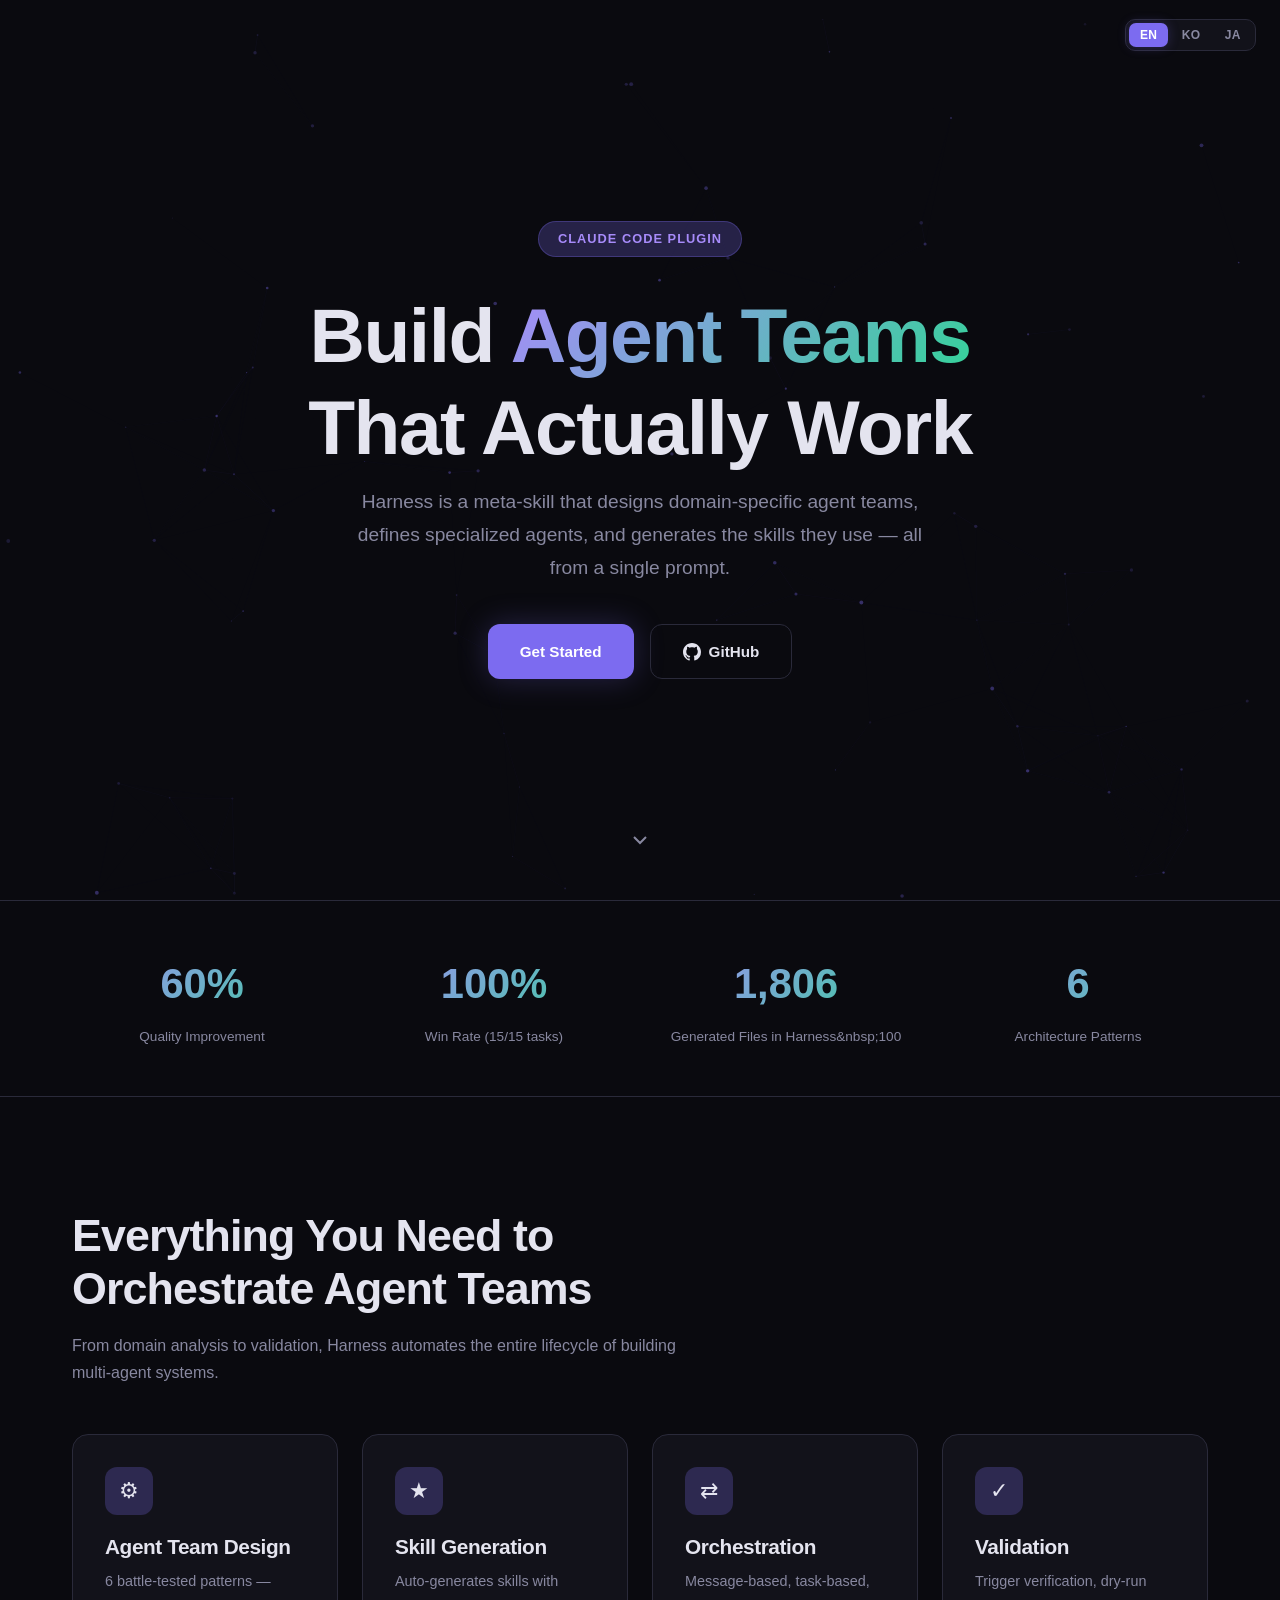
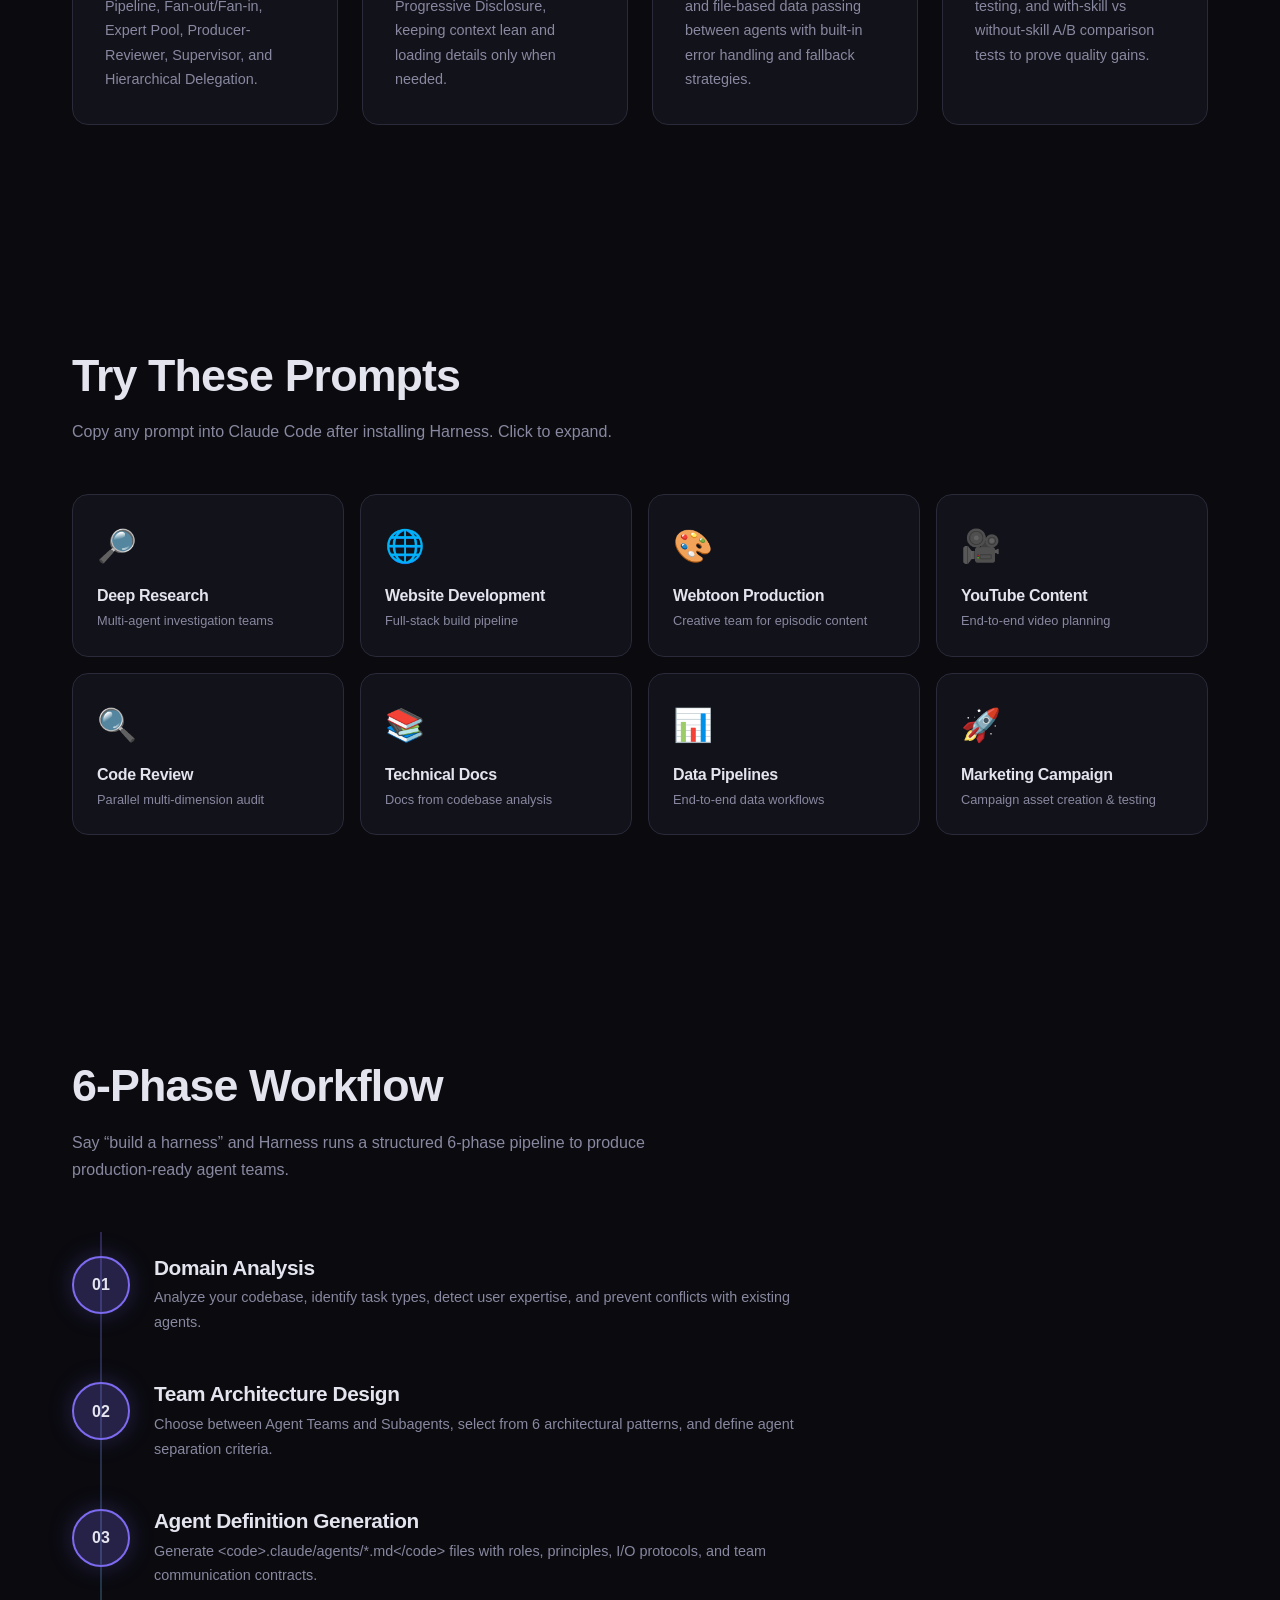
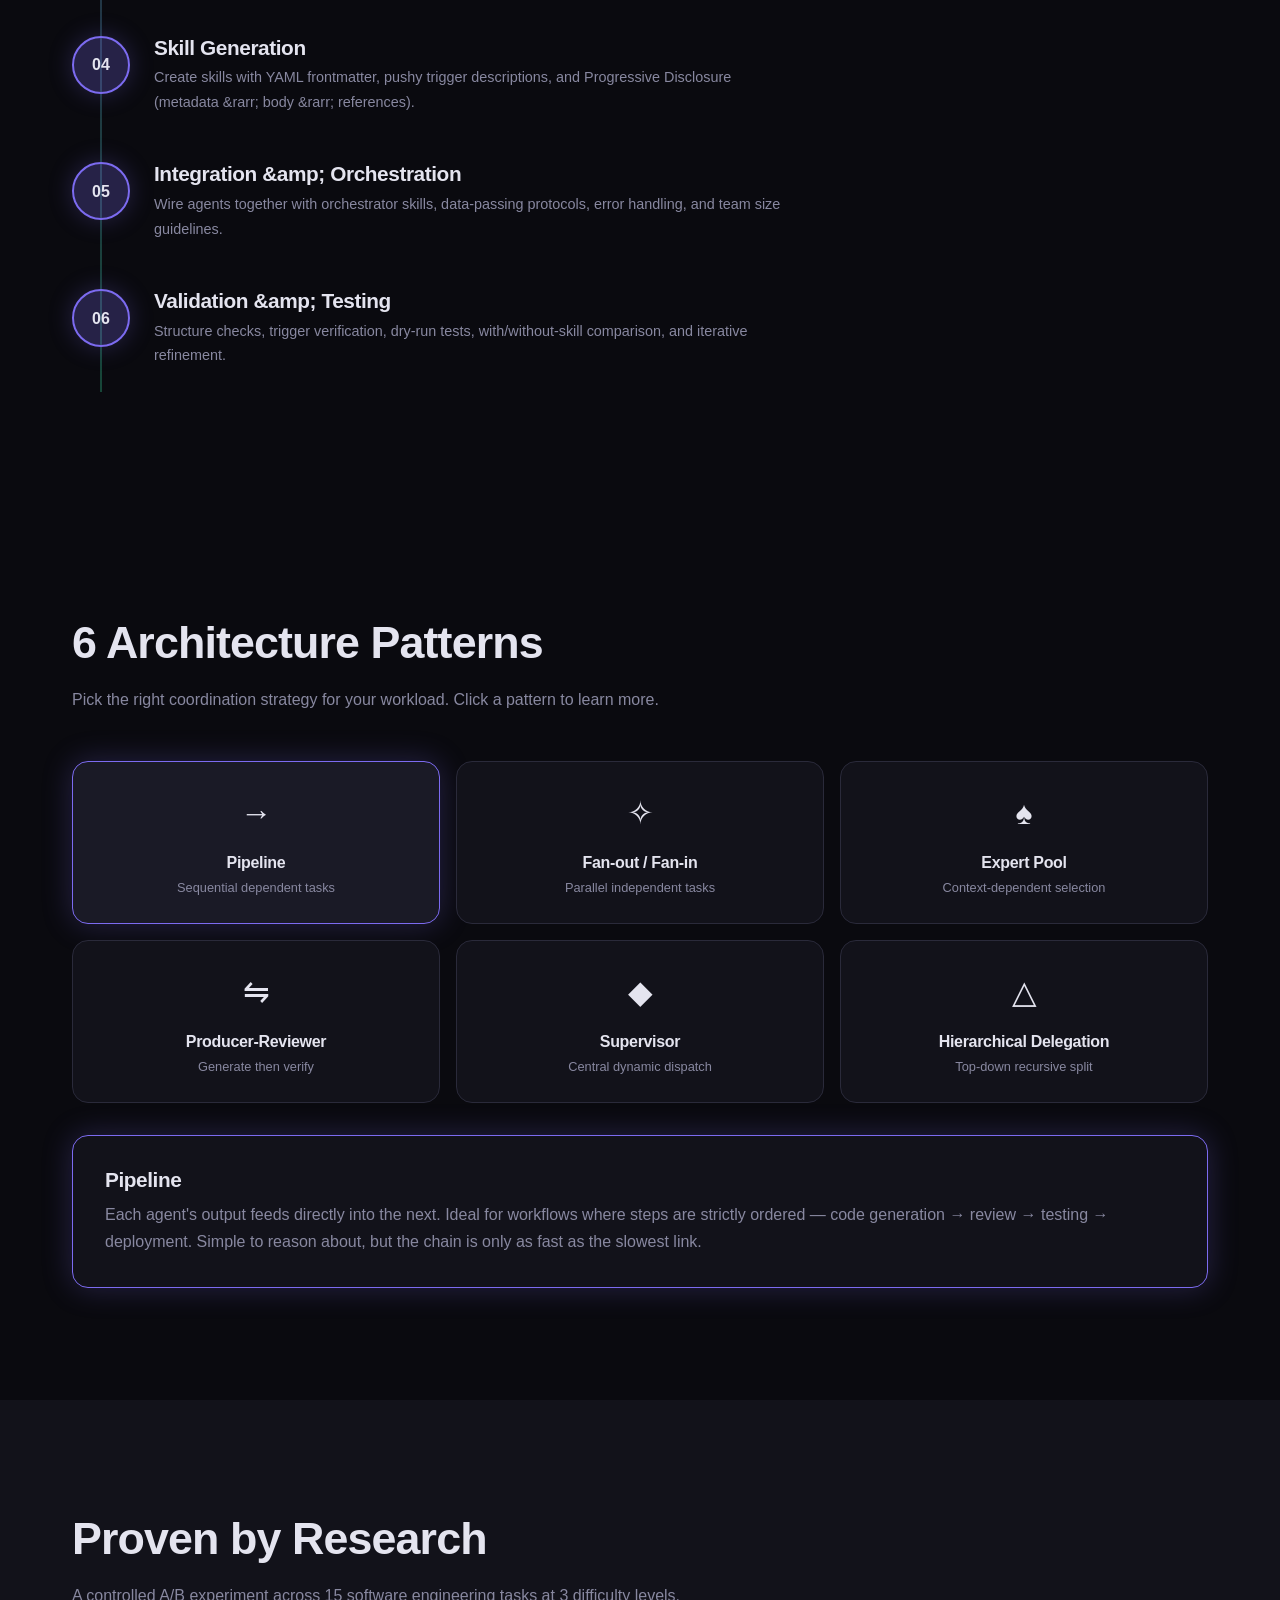
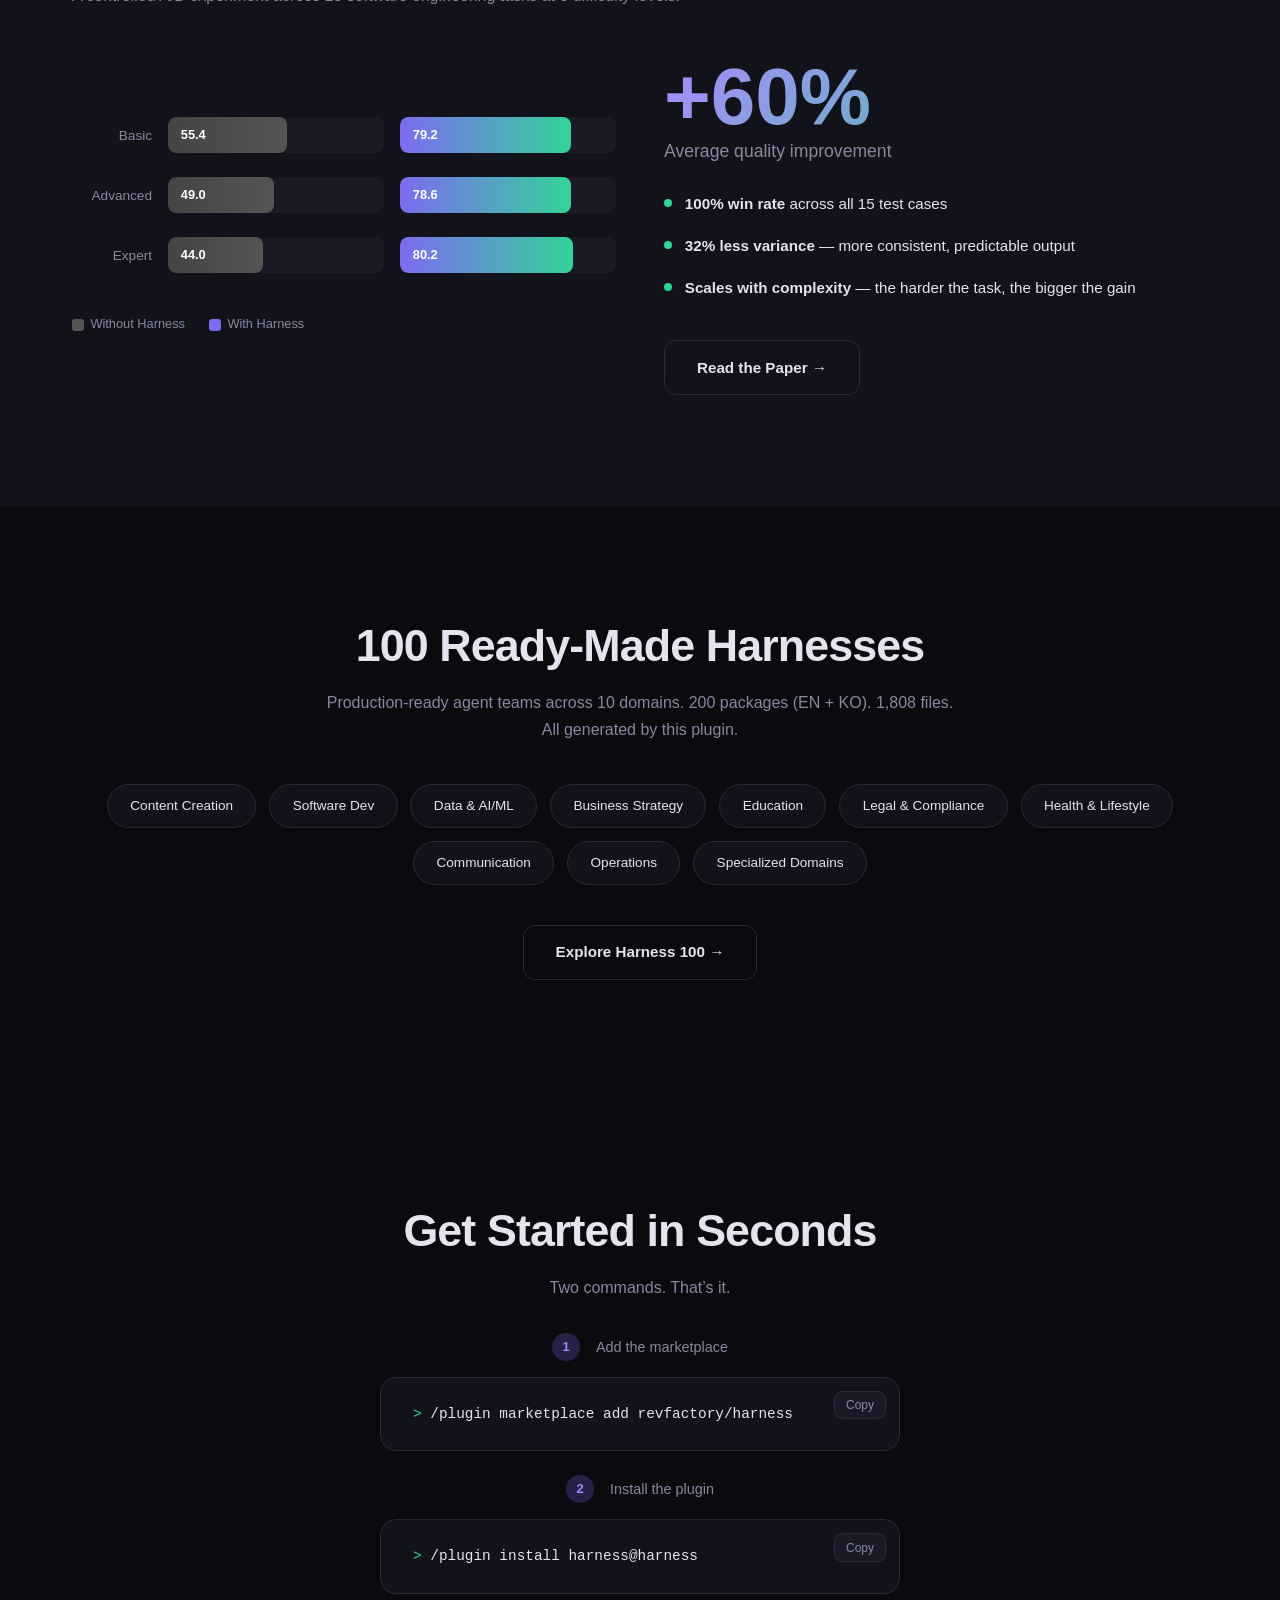
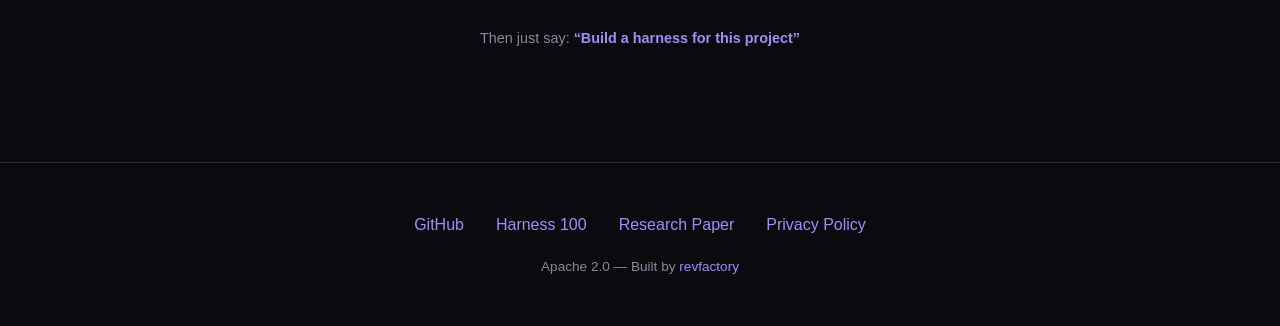
<file: harness/index.html>
<!DOCTYPE html>
<html lang="en">
<head>
<meta charset="UTF-8">
<meta name="viewport" content="width=device-width, initial-scale=1.0">
<title>Harness — Agent Team & Skill Architect for Claude Code</title>
<style>
*,*::before,*::after{margin:0;padding:0;box-sizing:border-box}
:root{
  --bg:#0a0a0f;
  --surface:#12121a;
  --surface2:#1a1a26;
  --border:#2a2a3a;
  --text:#e4e4ef;
  --text-dim:#8888a0;
  --accent:#7c6bf0;
  --accent2:#a78bfa;
  --accent-glow:rgba(124,107,240,.25);
  --green:#34d399;
  --amber:#fbbf24;
  --radius:16px;
}
html{scroll-behavior:smooth;font-size:16px}
body{font-family:'Inter',-apple-system,BlinkMacSystemFont,'Segoe UI',sans-serif;background:var(--bg);color:var(--text);line-height:1.7;overflow-x:hidden}

/* ── Canvas background ── */
#bg-canvas{position:fixed;inset:0;z-index:0;pointer-events:none}

/* ── Typography ── */
h1,h2,h3{font-weight:700;letter-spacing:-.02em;line-height:1.2}
h1{font-size:clamp(2.8rem,6vw,5rem)}
h2{font-size:clamp(1.8rem,3.5vw,2.8rem);margin-bottom:1rem}
h3{font-size:1.3rem}
p{color:var(--text-dim);max-width:640px}
a{color:var(--accent2);text-decoration:none;transition:color .2s}
a:hover{color:#c4b5fd}

/* ── Layout ── */
.container{max-width:1200px;margin:0 auto;padding:0 2rem;position:relative;z-index:1}
section{padding:7rem 0}

/* ── Language Toggle ── */
.lang-toggle{position:fixed;top:1.2rem;right:1.5rem;z-index:100;display:flex;gap:2px;background:var(--surface);border:1px solid var(--border);border-radius:10px;padding:3px;backdrop-filter:blur(12px);-webkit-backdrop-filter:blur(12px)}
.lang-btn{padding:.3rem .7rem;border:none;border-radius:7px;font-size:.75rem;font-weight:600;color:var(--text-dim);background:transparent;cursor:pointer;transition:all .2s;font-family:inherit;letter-spacing:.03em}
.lang-btn:hover{color:var(--text)}
.lang-btn.active{background:var(--accent);color:#fff;box-shadow:0 0 12px var(--accent-glow)}

/* ── Hero ── */
.hero{min-height:100vh;display:flex;align-items:center;justify-content:center;text-align:center;position:relative}
.hero-inner{max-width:820px}
.badge{display:inline-block;padding:.4rem 1.2rem;border-radius:100px;font-size:.8rem;font-weight:600;letter-spacing:.08em;text-transform:uppercase;background:var(--accent-glow);color:var(--accent2);border:1px solid rgba(124,107,240,.3);margin-bottom:2rem}
.hero h1 span{background:linear-gradient(135deg,var(--accent2),var(--green));-webkit-background-clip:text;-webkit-text-fill-color:transparent;background-clip:text}
.hero p{margin:.8rem auto 0;font-size:1.2rem;max-width:580px}
.hero-actions{display:flex;gap:1rem;justify-content:center;margin-top:2.5rem;flex-wrap:wrap}
.btn{display:inline-flex;align-items:center;gap:.5rem;padding:.85rem 2rem;border-radius:12px;font-weight:600;font-size:.95rem;transition:all .25s;cursor:pointer;border:none}
.btn-primary{background:var(--accent);color:#fff;box-shadow:0 0 30px var(--accent-glow)}
.btn-primary:hover{background:var(--accent2);transform:translateY(-2px);box-shadow:0 0 50px var(--accent-glow)}
.btn-outline{background:transparent;color:var(--text);border:1px solid var(--border)}
.btn-outline:hover{border-color:var(--accent);color:var(--accent2);background:rgba(124,107,240,.06)}
.scroll-hint{position:absolute;bottom:2.5rem;left:50%;transform:translateX(-50%);animation:bounce 2s infinite}
@keyframes bounce{0%,100%{transform:translateX(-50%) translateY(0)}50%{transform:translateX(-50%) translateY(10px)}}
.scroll-hint svg{width:24px;height:24px;stroke:var(--text-dim);stroke-width:2;fill:none}

/* ── Stats bar ── */
.stats{padding:3rem 0;border-top:1px solid var(--border);border-bottom:1px solid var(--border)}
.stats-grid{display:grid;grid-template-columns:repeat(4,1fr);gap:2rem;text-align:center}
.stat-num{font-size:2.6rem;font-weight:800;background:linear-gradient(135deg,var(--accent2),var(--green));-webkit-background-clip:text;-webkit-text-fill-color:transparent;background-clip:text}
.stat-label{font-size:.85rem;color:var(--text-dim);margin-top:.3rem}

/* ── Feature cards ── */
.features-grid{display:grid;grid-template-columns:repeat(auto-fit,minmax(260px,1fr));gap:1.5rem;margin-top:3rem}
.feature-card{background:var(--surface);border:1px solid var(--border);border-radius:var(--radius);padding:2rem;transition:all .3s;position:relative;overflow:hidden}
.feature-card::before{content:'';position:absolute;inset:0;background:linear-gradient(135deg,rgba(124,107,240,.06),transparent);opacity:0;transition:opacity .3s}
.feature-card:hover{border-color:var(--accent);transform:translateY(-4px);box-shadow:0 20px 60px rgba(0,0,0,.3)}
.feature-card:hover::before{opacity:1}
.feature-icon{width:48px;height:48px;border-radius:12px;display:flex;align-items:center;justify-content:center;font-size:1.4rem;margin-bottom:1.2rem;background:var(--accent-glow);position:relative;z-index:1}
.feature-card h3{margin-bottom:.6rem;position:relative;z-index:1}
.feature-card p{font-size:.9rem;position:relative;z-index:1}

/* ── Use Cases ── */
.usecases-grid{display:grid;grid-template-columns:repeat(4,1fr);gap:1rem;margin-top:3rem}
.usecase-card{background:var(--surface);border:1px solid var(--border);border-radius:var(--radius);padding:1.5rem;cursor:pointer;transition:all .4s;overflow:hidden}
.usecase-card:hover{border-color:var(--accent);transform:translateY(-3px)}
.usecase-card[data-active="true"]{border-color:var(--accent);box-shadow:0 0 30px var(--accent-glow);background:var(--surface2)}
.uc-icon{font-size:2rem;margin-bottom:.8rem}
.usecase-card h3{font-size:1rem;margin-bottom:.3rem}
.uc-short{font-size:.8rem;color:var(--text-dim);margin:0}
.uc-detail{max-height:0;opacity:0;overflow:hidden;transition:all .4s ease;margin-top:0}
.usecase-card[data-active="true"] .uc-detail{max-height:300px;opacity:1;margin-top:1rem}
.usecase-card[data-active="true"] .uc-short{display:none}
.uc-agents{font-size:.85rem;color:var(--text);margin-bottom:.5rem}
.uc-pattern{margin-bottom:.6rem}
.uc-badge{display:inline-block;padding:.2rem .7rem;border-radius:100px;font-size:.7rem;font-weight:600;background:var(--accent-glow);color:var(--accent2);border:1px solid rgba(124,107,240,.3)}
.uc-detail>p{font-size:.85rem;color:var(--text-dim);margin:0}
.uc-prompt{font-family:'JetBrains Mono','Fira Code',monospace;font-size:.8rem;line-height:1.6;color:var(--text);background:var(--bg);border:1px solid var(--border);border-radius:10px;padding:1rem;margin-top:.6rem;cursor:pointer;transition:all .2s;position:relative}
.uc-prompt:hover{border-color:var(--accent);box-shadow:0 0 15px var(--accent-glow)}
.uc-prompt.copied{border-color:var(--green)}
.uc-copy-hint{display:block;margin-top:.5rem;font-size:.7rem;color:var(--text-dim);font-family:Inter,-apple-system,sans-serif;transition:color .2s}
.uc-prompt.copied .uc-copy-hint{color:var(--green)}
@media(max-width:768px){.usecases-grid{grid-template-columns:repeat(2,1fr)}}
@media(max-width:480px){.usecases-grid{grid-template-columns:1fr}}

/* ── Workflow (interactive timeline) ── */
.workflow-track{display:flex;flex-direction:column;gap:0;margin-top:3rem;position:relative}
.workflow-track::before{content:'';position:absolute;left:28px;top:0;bottom:0;width:2px;background:linear-gradient(to bottom,var(--accent),var(--green));opacity:.3}
.phase{display:flex;gap:1.5rem;align-items:flex-start;padding:1.5rem 0;opacity:.4;transform:translateX(-20px);transition:all .5s ease}
.phase.active{opacity:1;transform:translateX(0)}
.phase-dot{width:58px;min-width:58px;height:58px;border-radius:50%;display:flex;align-items:center;justify-content:center;font-weight:800;font-size:1rem;background:var(--surface);border:2px solid var(--border);transition:all .4s;position:relative;z-index:1}
.phase.active .phase-dot{border-color:var(--accent);background:var(--accent-glow);box-shadow:0 0 25px var(--accent-glow)}
.phase-content h3{margin-bottom:.3rem}
.phase-content p{font-size:.9rem}

/* ── Patterns (interactive cards) ── */
.patterns-grid{display:grid;grid-template-columns:repeat(3,1fr);gap:1rem;margin-top:3rem}
.pattern-card{background:var(--surface);border:1px solid var(--border);border-radius:var(--radius);padding:1.5rem;cursor:pointer;transition:all .3s;text-align:center}
.pattern-card:hover,.pattern-card.selected{border-color:var(--accent);background:var(--surface2)}
.pattern-card.selected{box-shadow:0 0 30px var(--accent-glow)}
.pattern-icon{font-size:2rem;margin-bottom:.8rem}
.pattern-card h3{font-size:1rem;margin-bottom:.3rem}
.pattern-card p{font-size:.8rem;margin:0 auto}
.pattern-detail{margin-top:2rem;background:var(--surface);border:1px solid var(--border);border-radius:var(--radius);padding:2rem;min-height:120px;transition:all .3s}
.pattern-detail.glow{border-color:var(--accent);box-shadow:0 0 30px var(--accent-glow)}

/* ── Research section ── */
.research{background:var(--surface)}
.research-grid{display:grid;grid-template-columns:1fr 1fr;gap:3rem;align-items:center;margin-top:3rem}
.bar-chart{display:flex;flex-direction:column;gap:1.5rem}
.bar-row{display:flex;align-items:center;gap:1rem}
.bar-label{width:80px;font-size:.85rem;color:var(--text-dim);text-align:right;flex-shrink:0}
.bar-track{flex:1;height:36px;background:var(--surface2);border-radius:8px;overflow:hidden;position:relative}
.bar-fill{height:100%;border-radius:8px;display:flex;align-items:center;padding:0 .8rem;font-size:.8rem;font-weight:700;color:#fff;width:0;transition:width 1.5s cubic-bezier(.22,1,.36,1)}
.bar-fill.without{background:linear-gradient(90deg,#444,#555)}
.bar-fill.with{background:linear-gradient(90deg,var(--accent),var(--green))}
.research-text .big-num{font-size:5rem;font-weight:800;background:linear-gradient(135deg,var(--accent2),var(--green));-webkit-background-clip:text;-webkit-text-fill-color:transparent;background-clip:text;line-height:1}
.research-text .big-label{font-size:1.1rem;color:var(--text-dim);margin-bottom:1.5rem}
.finding{display:flex;gap:.8rem;align-items:flex-start;margin-bottom:1rem}
.finding-dot{width:8px;height:8px;border-radius:50%;background:var(--green);margin-top:.5rem;flex-shrink:0}
.finding p{font-size:.95rem;color:var(--text);max-width:none}

/* ── Harness 100 ── */
.domains-orbit{display:flex;flex-wrap:wrap;gap:.8rem;justify-content:center;margin-top:2.5rem}
.domain-tag{padding:.6rem 1.4rem;border-radius:100px;font-size:.85rem;font-weight:500;background:var(--surface);border:1px solid var(--border);transition:all .3s;cursor:default}
.domain-tag:hover{border-color:var(--accent);transform:scale(1.06);box-shadow:0 0 20px var(--accent-glow)}

/* ── Install section ── */
.install{text-align:center}
.code-block{background:var(--surface);border:1px solid var(--border);border-radius:var(--radius);padding:1.5rem 2rem;margin:1rem auto;max-width:520px;font-family:'JetBrains Mono','Fira Code',monospace;font-size:.9rem;text-align:left;position:relative;cursor:pointer;transition:all .3s}
.code-block:hover{border-color:var(--accent)}
.code-block .prompt{color:var(--green)}
.code-block .cmd{color:var(--text)}
.code-block .copy-btn{position:absolute;top:.8rem;right:.8rem;background:var(--surface2);border:1px solid var(--border);border-radius:8px;padding:.4rem .7rem;font-size:.75rem;color:var(--text-dim);cursor:pointer;transition:all .2s}
.code-block .copy-btn:hover{color:var(--accent2);border-color:var(--accent)}
.code-block .copy-btn.copied{color:var(--green);border-color:var(--green)}
.install-steps{display:flex;gap:1rem;justify-content:center;margin:2rem 0;flex-wrap:wrap}
.step-num{display:inline-flex;align-items:center;justify-content:center;width:28px;height:28px;border-radius:50%;background:var(--accent-glow);color:var(--accent2);font-size:.8rem;font-weight:700;margin-right:.5rem}

/* ── Footer ── */
footer{padding:3rem 0;border-top:1px solid var(--border);text-align:center}
footer p{margin:0 auto;font-size:.85rem}
footer .links{display:flex;gap:2rem;justify-content:center;margin-bottom:1rem}

/* ── Scroll reveal ── */
.reveal{opacity:0;transform:translateY(30px);transition:all .7s ease}
.reveal.visible{opacity:1;transform:translateY(0)}

/* ── Responsive ── */
@media(max-width:768px){
  .stats-grid{grid-template-columns:repeat(2,1fr)}
  .patterns-grid{grid-template-columns:repeat(2,1fr)}
  .research-grid{grid-template-columns:1fr}
  section{padding:4rem 0}
  .lang-toggle{top:.8rem;right:.8rem}
}
@media(max-width:480px){
  .patterns-grid{grid-template-columns:1fr}
  .hero-actions{flex-direction:column;align-items:center}
}
</style>
</head>
<body>

<!-- ── Language Toggle ── -->
<div class="lang-toggle">
  <button class="lang-btn" data-lang="en" onclick="setLang('en')">EN</button>
  <button class="lang-btn" data-lang="ko" onclick="setLang('ko')">KO</button>
  <button class="lang-btn" data-lang="ja" onclick="setLang('ja')">JA</button>
</div>

<!-- ── Background canvas ── -->
<canvas id="bg-canvas"></canvas>

<!-- ── Hero ── -->
<section class="hero">
  <div class="hero-inner">
    <div class="badge" data-i18n="hero.badge">Claude Code Plugin</div>
    <h1 data-i18n="hero.title" data-i18n-html="true">Build <span>Agent Teams</span><br>That Actually Work</h1>
    <p data-i18n="hero.desc">Harness is a meta-skill that designs domain-specific agent teams, defines specialized agents, and generates the skills they use &mdash; all from a single prompt.</p>
    <div class="hero-actions">
      <a href="#install" class="btn btn-primary" data-i18n="hero.btn_start">Get Started</a>
      <a href="https://github.com/revfactory/harness" class="btn btn-outline" target="_blank">
        <svg width="18" height="18" viewBox="0 0 24 24" fill="currentColor"><path d="M12 0C5.37 0 0 5.37 0 12c0 5.31 3.435 9.795 8.205 11.385.6.105.825-.255.825-.57 0-.285-.015-1.23-.015-2.235-3.015.555-3.795-.735-4.035-1.41-.135-.345-.72-1.41-1.23-1.695-.42-.225-1.02-.78-.015-.795.945-.015 1.62.87 1.845 1.23 1.08 1.815 2.805 1.305 3.495.99.105-.78.42-1.305.765-1.605-2.67-.3-5.46-1.335-5.46-5.925 0-1.305.465-2.385 1.23-3.225-.12-.3-.54-1.53.12-3.18 0 0 1.005-.315 3.3 1.23.96-.27 1.98-.405 3-.405s2.04.135 3 .405c2.295-1.56 3.3-1.23 3.3-1.23.66 1.65.24 2.88.12 3.18.765.84 1.23 1.905 1.23 3.225 0 4.605-2.805 5.625-5.475 5.925.435.375.81 1.095.81 2.22 0 1.605-.015 2.895-.015 3.3 0 .315.225.69.825.57A12.02 12.02 0 0024 12c0-6.63-5.37-12-12-12z"/></svg>
        <span data-i18n="hero.btn_github">GitHub</span>
      </a>
    </div>
  </div>
  <div class="scroll-hint">
    <svg viewBox="0 0 24 24"><polyline points="6 9 12 15 18 9"/></svg>
  </div>
</section>

<!-- ── Stats ── -->
<div class="stats">
  <div class="container">
    <div class="stats-grid">
      <div class="stat">
        <div class="stat-num" data-target="60" data-suffix="%">0</div>
        <div class="stat-label" data-i18n="stats.quality_label">Quality Improvement</div>
      </div>
      <div class="stat">
        <div class="stat-num" data-target="100" data-suffix="%">0</div>
        <div class="stat-label" data-i18n="stats.winrate_label">Win Rate (15/15 tasks)</div>
      </div>
      <div class="stat">
        <div class="stat-num" data-target="1808" data-suffix="">0</div>
        <div class="stat-label" data-i18n="stats.files_label">Generated Files in Harness&nbsp;100</div>
      </div>
      <div class="stat">
        <div class="stat-num" data-target="6" data-suffix="">0</div>
        <div class="stat-label" data-i18n="stats.patterns_label">Architecture Patterns</div>
      </div>
    </div>
  </div>
</div>

<!-- ── Features ── -->
<section id="features">
  <div class="container">
    <h2 class="reveal" data-i18n="features.title" data-i18n-html="true">Everything You Need to<br>Orchestrate Agent Teams</h2>
    <p class="reveal" data-i18n="features.desc">From domain analysis to validation, Harness automates the entire lifecycle of building multi-agent systems.</p>
    <div class="features-grid">
      <div class="feature-card reveal">
        <div class="feature-icon">&#9881;</div>
        <h3 data-i18n="features.agent_title">Agent Team Design</h3>
        <p data-i18n="features.agent_desc">6 battle-tested patterns &mdash; Pipeline, Fan-out/Fan-in, Expert Pool, Producer-Reviewer, Supervisor, and Hierarchical Delegation.</p>
      </div>
      <div class="feature-card reveal">
        <div class="feature-icon">&#9733;</div>
        <h3 data-i18n="features.skill_title">Skill Generation</h3>
        <p data-i18n="features.skill_desc">Auto-generates skills with Progressive Disclosure, keeping context lean and loading details only when needed.</p>
      </div>
      <div class="feature-card reveal">
        <div class="feature-icon">&#8644;</div>
        <h3 data-i18n="features.orch_title">Orchestration</h3>
        <p data-i18n="features.orch_desc">Message-based, task-based, and file-based data passing between agents with built-in error handling and fallback strategies.</p>
      </div>
      <div class="feature-card reveal">
        <div class="feature-icon">&#10003;</div>
        <h3 data-i18n="features.valid_title">Validation</h3>
        <p data-i18n="features.valid_desc">Trigger verification, dry-run testing, and with-skill vs without-skill A/B comparison tests to prove quality gains.</p>
      </div>
    </div>
  </div>
</section>

<!-- ── Use Cases ── -->
<section id="usecases">
  <div class="container">
    <h2 class="reveal" data-i18n="usecases.title">Try These Prompts</h2>
    <p class="reveal" data-i18n="usecases.desc">Copy any prompt into Claude Code after installing Harness. Click to expand.</p>
    <div class="usecases-grid reveal">
      <div class="usecase-card" data-active="false">
        <div class="uc-icon">&#128270;</div>
        <h3 data-i18n="usecases.research.title">Deep Research</h3>
        <p class="uc-short" data-i18n="usecases.research.short">Multi-agent investigation teams</p>
        <div class="uc-detail">
          <div class="uc-pattern"><span class="uc-badge">Fan-out/Fan-in</span></div>
          <div class="uc-prompt" onclick="event.stopPropagation();copyPrompt(this)" data-i18n-prompt="usecases.research.prompt">Build a harness for deep research. I need an agent team that can investigate any topic from multiple angles &mdash; web search, academic sources, community sentiment &mdash; then cross-validate findings and produce a comprehensive report.<span class="uc-copy-hint" data-i18n="common.click_to_copy">Click to copy</span></div>
        </div>
      </div>
      <div class="usecase-card" data-active="false">
        <div class="uc-icon">&#127760;</div>
        <h3 data-i18n="usecases.website.title">Website Development</h3>
        <p class="uc-short" data-i18n="usecases.website.short">Full-stack build pipeline</p>
        <div class="uc-detail">
          <div class="uc-pattern"><span class="uc-badge">Pipeline</span></div>
          <div class="uc-prompt" onclick="event.stopPropagation();copyPrompt(this)" data-i18n-prompt="usecases.website.prompt">Build a harness for full-stack website development. The team should handle design, frontend (React/Next.js), backend (API), and QA testing in a coordinated pipeline from wireframe to deployment.<span class="uc-copy-hint" data-i18n="common.click_to_copy">Click to copy</span></div>
        </div>
      </div>
      <div class="usecase-card" data-active="false">
        <div class="uc-icon">&#127912;</div>
        <h3 data-i18n="usecases.webtoon.title">Webtoon Production</h3>
        <p class="uc-short" data-i18n="usecases.webtoon.short">Creative team for episodic content</p>
        <div class="uc-detail">
          <div class="uc-pattern"><span class="uc-badge">Producer-Reviewer</span></div>
          <div class="uc-prompt" onclick="event.stopPropagation();copyPrompt(this)" data-i18n-prompt="usecases.webtoon.prompt">Build a harness for webtoon episode production. I need agents for story writing, character design prompts, panel layout planning, and dialogue editing. They should review each other's work for style consistency.<span class="uc-copy-hint" data-i18n="common.click_to_copy">Click to copy</span></div>
        </div>
      </div>
      <div class="usecase-card" data-active="false">
        <div class="uc-icon">&#127909;</div>
        <h3 data-i18n="usecases.youtube.title">YouTube Content</h3>
        <p class="uc-short" data-i18n="usecases.youtube.short">End-to-end video planning</p>
        <div class="uc-detail">
          <div class="uc-pattern"><span class="uc-badge">Supervisor</span></div>
          <div class="uc-prompt" onclick="event.stopPropagation();copyPrompt(this)" data-i18n-prompt="usecases.youtube.prompt">Build a harness for YouTube content creation. The team should research trending topics, write scripts, optimize titles/tags for SEO, and plan thumbnail concepts &mdash; all coordinated by a supervisor agent.<span class="uc-copy-hint" data-i18n="common.click_to_copy">Click to copy</span></div>
        </div>
      </div>
      <div class="usecase-card" data-active="false">
        <div class="uc-icon">&#128269;</div>
        <h3 data-i18n="usecases.codereview.title">Code Review</h3>
        <p class="uc-short" data-i18n="usecases.codereview.short">Parallel multi-dimension audit</p>
        <div class="uc-detail">
          <div class="uc-pattern"><span class="uc-badge">Fan-out/Fan-in</span></div>
          <div class="uc-prompt" onclick="event.stopPropagation();copyPrompt(this)" data-i18n-prompt="usecases.codereview.prompt">Build a harness for comprehensive code review. I want parallel agents checking architecture, security vulnerabilities, performance bottlenecks, and code style &mdash; then merging all findings into a single report.<span class="uc-copy-hint" data-i18n="common.click_to_copy">Click to copy</span></div>
        </div>
      </div>
      <div class="usecase-card" data-active="false">
        <div class="uc-icon">&#128218;</div>
        <h3 data-i18n="usecases.techdocs.title">Technical Docs</h3>
        <p class="uc-short" data-i18n="usecases.techdocs.short">Docs from codebase analysis</p>
        <div class="uc-detail">
          <div class="uc-pattern"><span class="uc-badge">Pipeline</span></div>
          <div class="uc-prompt" onclick="event.stopPropagation();copyPrompt(this)" data-i18n-prompt="usecases.techdocs.prompt">Build a harness that generates API documentation from this codebase. Agents should analyze endpoints, write descriptions, generate usage examples, and review for completeness.<span class="uc-copy-hint" data-i18n="common.click_to_copy">Click to copy</span></div>
        </div>
      </div>
      <div class="usecase-card" data-active="false">
        <div class="uc-icon">&#128202;</div>
        <h3 data-i18n="usecases.datapipeline.title">Data Pipelines</h3>
        <p class="uc-short" data-i18n="usecases.datapipeline.short">End-to-end data workflows</p>
        <div class="uc-detail">
          <div class="uc-pattern"><span class="uc-badge">Hierarchical Delegation</span></div>
          <div class="uc-prompt" onclick="event.stopPropagation();copyPrompt(this)" data-i18n-prompt="usecases.datapipeline.prompt">Build a harness for designing data pipelines. I need agents for schema design, ETL logic, data validation rules, and monitoring setup that delegate sub-tasks hierarchically.<span class="uc-copy-hint" data-i18n="common.click_to_copy">Click to copy</span></div>
        </div>
      </div>
      <div class="usecase-card" data-active="false">
        <div class="uc-icon">&#128640;</div>
        <h3 data-i18n="usecases.marketing.title">Marketing Campaign</h3>
        <p class="uc-short" data-i18n="usecases.marketing.short">Campaign asset creation &amp; testing</p>
        <div class="uc-detail">
          <div class="uc-pattern"><span class="uc-badge">Producer-Reviewer</span></div>
          <div class="uc-prompt" onclick="event.stopPropagation();copyPrompt(this)" data-i18n-prompt="usecases.marketing.prompt">Build a harness for marketing campaign creation. The team should research the target market, write ad copy, design visual concepts, and set up A/B test plans with iterative quality review.<span class="uc-copy-hint" data-i18n="common.click_to_copy">Click to copy</span></div>
        </div>
      </div>
    </div>
  </div>
</section>

<!-- ── Workflow ── -->
<section id="workflow">
  <div class="container">
    <h2 class="reveal" data-i18n="workflow.title">6-Phase Workflow</h2>
    <p class="reveal" data-i18n="workflow.desc" data-i18n-html="true">Say &ldquo;build a harness&rdquo; and Harness runs a structured 6-phase pipeline to produce production-ready agent teams.</p>
    <div class="workflow-track">
      <div class="phase" data-phase="1">
        <div class="phase-dot">01</div>
        <div class="phase-content">
          <h3 data-i18n="workflow.phase1.title">Domain Analysis</h3>
          <p data-i18n="workflow.phase1.desc">Analyze your codebase, identify task types, detect user expertise, and prevent conflicts with existing agents.</p>
        </div>
      </div>
      <div class="phase" data-phase="2">
        <div class="phase-dot">02</div>
        <div class="phase-content">
          <h3 data-i18n="workflow.phase2.title">Team Architecture Design</h3>
          <p data-i18n="workflow.phase2.desc">Choose between Agent Teams and Subagents, select from 6 architectural patterns, and define agent separation criteria.</p>
        </div>
      </div>
      <div class="phase" data-phase="3">
        <div class="phase-dot">03</div>
        <div class="phase-content">
          <h3 data-i18n="workflow.phase3.title">Agent Definition Generation</h3>
          <p data-i18n="workflow.phase3.desc">Generate <code>.claude/agents/*.md</code> files with roles, principles, I/O protocols, and team communication contracts.</p>
        </div>
      </div>
      <div class="phase" data-phase="4">
        <div class="phase-dot">04</div>
        <div class="phase-content">
          <h3 data-i18n="workflow.phase4.title">Skill Generation</h3>
          <p data-i18n="workflow.phase4.desc">Create skills with YAML frontmatter, pushy trigger descriptions, and Progressive Disclosure (metadata &rarr; body &rarr; references).</p>
        </div>
      </div>
      <div class="phase" data-phase="5">
        <div class="phase-dot">05</div>
        <div class="phase-content">
          <h3 data-i18n="workflow.phase5.title">Integration &amp; Orchestration</h3>
          <p data-i18n="workflow.phase5.desc">Wire agents together with orchestrator skills, data-passing protocols, error handling, and team size guidelines.</p>
        </div>
      </div>
      <div class="phase" data-phase="6">
        <div class="phase-dot">06</div>
        <div class="phase-content">
          <h3 data-i18n="workflow.phase6.title">Validation &amp; Testing</h3>
          <p data-i18n="workflow.phase6.desc">Structure checks, trigger verification, dry-run tests, with/without-skill comparison, and iterative refinement.</p>
        </div>
      </div>
    </div>
  </div>
</section>

<!-- ── Architecture Patterns ── -->
<section id="patterns">
  <div class="container">
    <h2 class="reveal" data-i18n="patterns.title">6 Architecture Patterns</h2>
    <p class="reveal" data-i18n="patterns.desc">Pick the right coordination strategy for your workload. Click a pattern to learn more.</p>
    <div class="patterns-grid reveal">
      <div class="pattern-card selected" data-pattern="pipeline">
        <div class="pattern-icon">&#8594;</div>
        <h3 data-i18n="patterns.pipeline.title">Pipeline</h3>
        <p data-i18n="patterns.pipeline.short">Sequential dependent tasks</p>
      </div>
      <div class="pattern-card" data-pattern="fanout">
        <div class="pattern-icon">&#10023;</div>
        <h3 data-i18n="patterns.fanout.title">Fan-out / Fan-in</h3>
        <p data-i18n="patterns.fanout.short">Parallel independent tasks</p>
      </div>
      <div class="pattern-card" data-pattern="expert">
        <div class="pattern-icon">&#9824;</div>
        <h3 data-i18n="patterns.expert.title">Expert Pool</h3>
        <p data-i18n="patterns.expert.short">Context-dependent selection</p>
      </div>
      <div class="pattern-card" data-pattern="review">
        <div class="pattern-icon">&#8651;</div>
        <h3 data-i18n="patterns.review.title">Producer-Reviewer</h3>
        <p data-i18n="patterns.review.short">Generate then verify</p>
      </div>
      <div class="pattern-card" data-pattern="supervisor">
        <div class="pattern-icon">&#9670;</div>
        <h3 data-i18n="patterns.supervisor.title">Supervisor</h3>
        <p data-i18n="patterns.supervisor.short">Central dynamic dispatch</p>
      </div>
      <div class="pattern-card" data-pattern="hierarchy">
        <div class="pattern-icon">&#9651;</div>
        <h3 data-i18n="patterns.hierarchy.title">Hierarchical Delegation</h3>
        <p data-i18n="patterns.hierarchy.short">Top-down recursive split</p>
      </div>
    </div>
    <div class="pattern-detail glow" id="pattern-detail">
      <h3 id="detail-title">Pipeline</h3>
      <p id="detail-desc" style="max-width:none;color:var(--text-dim);margin-top:.5rem">Each agent's output feeds directly into the next. Ideal for workflows where steps are strictly ordered &mdash; code generation &rarr; review &rarr; testing &rarr; deployment. Simple to reason about, but the chain is only as fast as the slowest link.</p>
    </div>
  </div>
</section>

<!-- ── Research ── -->
<section class="research" id="research">
  <div class="container">
    <h2 class="reveal" data-i18n="research.title">Proven by Research</h2>
    <p class="reveal" data-i18n="research.desc">A controlled A/B experiment across 15 software engineering tasks at 3 difficulty levels.</p>
    <div class="research-grid">
      <div class="bar-chart reveal" id="bar-chart">
        <div class="bar-row">
          <div class="bar-label">Basic</div>
          <div class="bar-track">
            <div class="bar-fill without" data-width="55" style="width:0">55.4</div>
          </div>
          <div class="bar-track">
            <div class="bar-fill with" data-width="79" style="width:0">79.2</div>
          </div>
        </div>
        <div class="bar-row">
          <div class="bar-label">Advanced</div>
          <div class="bar-track">
            <div class="bar-fill without" data-width="49" style="width:0">49.0</div>
          </div>
          <div class="bar-track">
            <div class="bar-fill with" data-width="79" style="width:0">78.6</div>
          </div>
        </div>
        <div class="bar-row">
          <div class="bar-label">Expert</div>
          <div class="bar-track">
            <div class="bar-fill without" data-width="44" style="width:0">44.0</div>
          </div>
          <div class="bar-track">
            <div class="bar-fill with" data-width="80" style="width:0">80.2</div>
          </div>
        </div>
        <div style="display:flex;gap:1.5rem;margin-top:1rem;font-size:.8rem;color:var(--text-dim)">
          <span><span style="display:inline-block;width:12px;height:12px;border-radius:3px;background:#555;margin-right:.4rem;vertical-align:middle"></span><span data-i18n="research.bar_without">Without Harness</span></span>
          <span><span style="display:inline-block;width:12px;height:12px;border-radius:3px;background:var(--accent);margin-right:.4rem;vertical-align:middle"></span><span data-i18n="research.bar_with">With Harness</span></span>
        </div>
      </div>
      <div class="research-text reveal">
        <div class="big-num">+60%</div>
        <div class="big-label" data-i18n="research.big_label">Average quality improvement</div>
        <div class="finding"><div class="finding-dot"></div><p data-i18n="research.finding1" data-i18n-html="true"><strong>100% win rate</strong> across all 15 test cases</p></div>
        <div class="finding"><div class="finding-dot"></div><p data-i18n="research.finding2" data-i18n-html="true"><strong>32% less variance</strong> &mdash; more consistent, predictable output</p></div>
        <div class="finding"><div class="finding-dot"></div><p data-i18n="research.finding3" data-i18n-html="true"><strong>Scales with complexity</strong> &mdash; the harder the task, the bigger the gain</p></div>
        <a href="https://github.com/revfactory/claude-code-harness" target="_blank" class="btn btn-outline" style="margin-top:1.5rem" data-i18n="research.btn" data-i18n-html="true">Read the Paper &rarr;</a>
      </div>
    </div>
  </div>
</section>

<!-- ── Harness 100 ── -->
<section id="harness100">
  <div class="container" style="text-align:center">
    <h2 class="reveal" data-i18n="harness100.title">100 Ready-Made Harnesses</h2>
    <p class="reveal" style="margin:0 auto" data-i18n="harness100.desc">Production-ready agent teams across 10 domains. 200 packages (EN + KO). 1,808 files. All generated by this plugin.</p>
    <div class="domains-orbit reveal">
      <div class="domain-tag" data-i18n="harness100.domain_content">Content Creation</div>
      <div class="domain-tag" data-i18n="harness100.domain_software">Software Dev</div>
      <div class="domain-tag" data-i18n="harness100.domain_data">Data &amp; AI/ML</div>
      <div class="domain-tag" data-i18n="harness100.domain_business">Business Strategy</div>
      <div class="domain-tag" data-i18n="harness100.domain_education">Education</div>
      <div class="domain-tag" data-i18n="harness100.domain_legal">Legal &amp; Compliance</div>
      <div class="domain-tag" data-i18n="harness100.domain_health">Health &amp; Lifestyle</div>
      <div class="domain-tag" data-i18n="harness100.domain_communication">Communication</div>
      <div class="domain-tag" data-i18n="harness100.domain_operations">Operations</div>
      <div class="domain-tag" data-i18n="harness100.domain_specialized">Specialized Domains</div>
    </div>
    <a href="https://github.com/revfactory/harness-100" target="_blank" class="btn btn-outline" style="margin-top:2.5rem" data-i18n="harness100.btn" data-i18n-html="true">Explore Harness 100 &rarr;</a>
  </div>
</section>

<!-- ── Install ── -->
<section class="install" id="install">
  <div class="container">
    <h2 class="reveal" data-i18n="install.title">Get Started in Seconds</h2>
    <p class="reveal" style="margin:0 auto 2rem" data-i18n="install.desc" data-i18n-html="true">Two commands. That&rsquo;s it.</p>
    <div class="reveal">
      <div style="display:flex;align-items:center;justify-content:center;gap:.5rem;margin-bottom:.5rem">
        <span class="step-num">1</span><span style="font-size:.9rem;color:var(--text-dim)" data-i18n="install.step1">Add the marketplace</span>
      </div>
      <div class="code-block" onclick="copyCode(this)">
        <span class="prompt">&gt; </span><span class="cmd">/plugin marketplace add revfactory/harness</span>
        <button class="copy-btn" data-i18n="install.copy_btn">Copy</button>
      </div>
      <div style="display:flex;align-items:center;justify-content:center;gap:.5rem;margin:1.5rem 0 .5rem">
        <span class="step-num">2</span><span style="font-size:.9rem;color:var(--text-dim)" data-i18n="install.step2">Install the plugin</span>
      </div>
      <div class="code-block" onclick="copyCode(this)">
        <span class="prompt">&gt; </span><span class="cmd">/plugin install harness@harness</span>
        <button class="copy-btn" data-i18n="install.copy_btn">Copy</button>
      </div>
      <p style="margin:2rem auto 0;font-size:.9rem" data-i18n="install.hint" data-i18n-html="true">Then just say: <strong style="color:var(--accent2)">&ldquo;Build a harness for this project&rdquo;</strong></p>
    </div>
  </div>
</section>

<!-- ── Footer ── -->
<footer>
  <div class="container">
    <div class="links">
      <a href="https://github.com/revfactory/harness" target="_blank" data-i18n="footer.github">GitHub</a>
      <a href="https://github.com/revfactory/harness-100" target="_blank" data-i18n="footer.harness100">Harness 100</a>
      <a href="https://github.com/revfactory/claude-code-harness" target="_blank" data-i18n="footer.research">Research Paper</a>
      <a href="privacy.html" data-i18n="footer.privacy">Privacy Policy</a>
    </div>
    <p data-i18n="footer.copyright" data-i18n-html="true">Apache 2.0 &mdash; Built by <a href="https://github.com/revfactory" target="_blank">revfactory</a></p>
  </div>
</footer>

<script>
// ── i18n Translation System ──
const i18n = {
  "hero.badge": {
    "en": "Claude Code Plugin",
    "ko": "Claude Code \ud50c\ub7ec\uadf8\uc778",
    "ja": "Claude Code \u30d7\u30e9\u30b0\u30a4\u30f3"
  },
  "hero.title": {
    "en": "Build <span>Agent Teams</span><br>That Actually Work",
    "ko": "\uc9c4\uc9dc \uc791\ub3d9\ud558\ub294 <span>\uc5d0\uc774\uc804\ud2b8 \ud300</span>\uc744<br>\uad6c\ucd95\ud558\uc138\uc694",
    "ja": "\u672c\u5f53\u306b\u6a5f\u80fd\u3059\u308b<span>\u30a8\u30fc\u30b8\u30a7\u30f3\u30c8\u30c1\u30fc\u30e0</span>\u3092<br>\u69cb\u7bc9\u3057\u3088\u3046"
  },
  "hero.desc": {
    "en": "Harness is a meta-skill that designs domain-specific agent teams, defines specialized agents, and generates the skills they use \u2014 all from a single prompt.",
    "ko": "Harness\ub294 \ub3c4\uba54\uc778\uc5d0 \ub9de\ub294 \uc5d0\uc774\uc804\ud2b8 \ud300\uc744 \uc124\uacc4\ud558\uace0, \uc804\ubb38 \uc5d0\uc774\uc804\ud2b8\ub97c \uc815\uc758\ud558\uba70, \uc5d0\uc774\uc804\ud2b8\uac00 \uc0ac\uc6a9\ud560 \uc2a4\ud0ac\uc744 \uc0dd\uc131\ud558\ub294 \uba54\ud0c0 \uc2a4\ud0ac\uc785\ub2c8\ub2e4 \u2014 \ub2e8 \ud558\ub098\uc758 \ud504\ub86c\ud504\ud2b8\ub85c.",
    "ja": "Harness\u306f\u30c9\u30e1\u30a4\u30f3\u7279\u5316\u306e\u30a8\u30fc\u30b8\u30a7\u30f3\u30c8\u30c1\u30fc\u30e0\u3092\u8a2d\u8a08\u3057\u3001\u5c02\u9580\u30a8\u30fc\u30b8\u30a7\u30f3\u30c8\u3092\u5b9a\u7fa9\u3057\u3001\u5f7c\u3089\u304c\u4f7f\u3046\u30b9\u30ad\u30eb\u3092\u751f\u6210\u3059\u308b\u30e1\u30bf\u30b9\u30ad\u30eb\u3067\u3059 \u2014 \u305f\u3063\u305f\u4e00\u3064\u306e\u30d7\u30ed\u30f3\u30d7\u30c8\u3067\u3002"
  },
  "hero.btn_start": {
    "en": "Get Started",
    "ko": "\uc2dc\uc791\ud558\uae30",
    "ja": "\u59cb\u3081\u307e\u3057\u3087\u3046"
  },
  "hero.btn_github": {
    "en": "GitHub",
    "ko": "GitHub",
    "ja": "GitHub"
  },
  "stats.quality_label": {
    "en": "Quality Improvement",
    "ko": "\ud488\uc9c8 \uac1c\uc120",
    "ja": "\u54c1\u8cea\u5411\u4e0a"
  },
  "stats.winrate_label": {
    "en": "Win Rate (15/15 tasks)",
    "ko": "\uc2b9\ub960 (15/15 \uacfc\uc81c)",
    "ja": "\u52dd\u7387\uff0815/15\u30bf\u30b9\u30af\uff09"
  },
  "stats.files_label": {
    "en": "Generated Files in Harness&nbsp;100",
    "ko": "Harness 100\uc5d0\uc11c \uc0dd\uc131\ub41c \ud30c\uc77c",
    "ja": "Harness 100\u3067\u751f\u6210\u3055\u308c\u305f\u30d5\u30a1\u30a4\u30eb"
  },
  "stats.patterns_label": {
    "en": "Architecture Patterns",
    "ko": "\uc544\ud0a4\ud14d\ucc98 \ud328\ud134",
    "ja": "\u30a2\u30fc\u30ad\u30c6\u30af\u30c1\u30e3\u30d1\u30bf\u30fc\u30f3"
  },
  "features.title": {
    "en": "Everything You Need to<br>Orchestrate Agent Teams",
    "ko": "\uc5d0\uc774\uc804\ud2b8 \ud300 \uc624\ucf00\uc2a4\ud2b8\ub808\uc774\uc158\uc5d0<br>\ud544\uc694\ud55c \ubaa8\ub4e0 \uac83",
    "ja": "\u30a8\u30fc\u30b8\u30a7\u30f3\u30c8\u30c1\u30fc\u30e0\u306e\u30aa\u30fc\u30b1\u30b9\u30c8\u30ec\u30fc\u30b7\u30e7\u30f3\u306b<br>\u5fc5\u8981\u306a\u3059\u3079\u3066"
  },
  "features.desc": {
    "en": "From domain analysis to validation, Harness automates the entire lifecycle of building multi-agent systems.",
    "ko": "\ub3c4\uba54\uc778 \ubd84\uc11d\ubd80\ud130 \uac80\uc99d\uae4c\uc9c0, Harness\uac00 \uba40\ud2f0 \uc5d0\uc774\uc804\ud2b8 \uc2dc\uc2a4\ud15c \uad6c\ucd95\uc758 \uc804 \uacfc\uc815\uc744 \uc790\ub3d9\ud654\ud569\ub2c8\ub2e4.",
    "ja": "\u30c9\u30e1\u30a4\u30f3\u5206\u6790\u304b\u3089\u30d0\u30ea\u30c7\u30fc\u30b7\u30e7\u30f3\u307e\u3067\u3001Harness\u304c\u30de\u30eb\u30c1\u30a8\u30fc\u30b8\u30a7\u30f3\u30c8\u30b7\u30b9\u30c6\u30e0\u69cb\u7bc9\u306e\u5168\u30e9\u30a4\u30d5\u30b5\u30a4\u30af\u30eb\u3092\u81ea\u52d5\u5316\u3057\u307e\u3059\u3002"
  },
  "features.agent_title": {
    "en": "Agent Team Design",
    "ko": "\uc5d0\uc774\uc804\ud2b8 \ud300 \uc124\uacc4",
    "ja": "\u30a8\u30fc\u30b8\u30a7\u30f3\u30c8\u30c1\u30fc\u30e0\u8a2d\u8a08"
  },
  "features.agent_desc": {
    "en": "6 battle-tested patterns \u2014 Pipeline, Fan-out/Fan-in, Expert Pool, Producer-Reviewer, Supervisor, and Hierarchical Delegation.",
    "ko": "\uc2e4\uc804 \uac80\uc99d\ub41c 6\uac00\uc9c0 \ud328\ud134 \u2014 Pipeline, Fan-out/Fan-in, \uc804\ubb38\uac00 \ud480, \uc0dd\uc131-\uac80\uc99d, \uac10\ub3c5\uc790, \uacc4\uce35\uc801 \uc704\uc784.",
    "ja": "\u5b9f\u6226\u691c\u8a3c\u6e08\u307f\u306e6\u30d1\u30bf\u30fc\u30f3 \u2014 Pipeline\u3001Fan-out/Fan-in\u3001\u30a8\u30ad\u30b9\u30d1\u30fc\u30c8\u30d7\u30fc\u30eb\u3001\u30d7\u30ed\u30c7\u30e5\u30fc\u30b5\u30fc\u30fb\u30ec\u30d3\u30e5\u30ef\u30fc\u3001\u30b9\u30fc\u30d1\u30fc\u30d0\u30a4\u30b6\u30fc\u3001\u968e\u5c64\u7684\u59d4\u4efb\u3002"
  },
  "features.skill_title": {
    "en": "Skill Generation",
    "ko": "\uc2a4\ud0ac \uc0dd\uc131",
    "ja": "\u30b9\u30ad\u30eb\u751f\u6210"
  },
  "features.skill_desc": {
    "en": "Auto-generates skills with Progressive Disclosure, keeping context lean and loading details only when needed.",
    "ko": "Progressive Disclosure \ud328\ud134\uc73c\ub85c \ucee8\ud14d\uc2a4\ud2b8\ub97c \ud6a8\uc728\uc801\uc73c\ub85c \uad00\ub9ac\ud558\uba70, \ud544\uc694\ud560 \ub54c\ub9cc \uc138\ubd80\uc0ac\ud56d\uc744 \ub85c\ub4dc\ud558\ub294 \uc2a4\ud0ac\uc744 \uc790\ub3d9 \uc0dd\uc131\ud569\ub2c8\ub2e4.",
    "ja": "Progressive Disclosure\u3067\u30b3\u30f3\u30c6\u30ad\u30b9\u30c8\u3092\u52b9\u7387\u7684\u306b\u7ba1\u7406\u3057\u3001\u5fc5\u8981\u306a\u6642\u3060\u3051\u8a73\u7d30\u3092\u8aad\u307f\u8fbc\u3080\u30b9\u30ad\u30eb\u3092\u81ea\u52d5\u751f\u6210\u3057\u307e\u3059\u3002"
  },
  "features.orch_title": {
    "en": "Orchestration",
    "ko": "\uc624\ucf00\uc2a4\ud2b8\ub808\uc774\uc158",
    "ja": "\u30aa\u30fc\u30b1\u30b9\u30c8\u30ec\u30fc\u30b7\u30e7\u30f3"
  },
  "features.orch_desc": {
    "en": "Message-based, task-based, and file-based data passing between agents with built-in error handling and fallback strategies.",
    "ko": "\uba54\uc2dc\uc9c0, \ud0dc\uc2a4\ud06c, \ud30c\uc77c \uae30\ubc18\uc758 \uc5d0\uc774\uc804\ud2b8 \uac04 \ub370\uc774\ud130 \uc804\ub2ec\uacfc \ub0b4\uc7a5\ub41c \uc5d0\ub7ec \ud578\ub4e4\ub9c1 \ubc0f \ud3f4\ubc31 \uc804\ub7b5\uc744 \uc9c0\uc6d0\ud569\ub2c8\ub2e4.",
    "ja": "\u30e1\u30c3\u30bb\u30fc\u30b8\u3001\u30bf\u30b9\u30af\u3001\u30d5\u30a1\u30a4\u30eb\u30d9\u30fc\u30b9\u306e\u30a8\u30fc\u30b8\u30a7\u30f3\u30c8\u9593\u30c7\u30fc\u30bf\u53d7\u3051\u6e21\u3057\u3068\u3001\u7d44\u307f\u8fbc\u307f\u306e\u30a8\u30e9\u30fc\u30cf\u30f3\u30c9\u30ea\u30f3\u30b0\u30fb\u30d5\u30a9\u30fc\u30eb\u30d0\u30c3\u30af\u6226\u7565\u3002"
  },
  "features.valid_title": {
    "en": "Validation",
    "ko": "\uac80\uc99d \uccb4\uacc4",
    "ja": "\u30d0\u30ea\u30c7\u30fc\u30b7\u30e7\u30f3"
  },
  "features.valid_desc": {
    "en": "Trigger verification, dry-run testing, and with-skill vs without-skill A/B comparison tests to prove quality gains.",
    "ko": "\ud2b8\ub9ac\uac70 \uac80\uc99d, \ub4dc\ub77c\uc774\ub7f0 \ud14c\uc2a4\ud2b8, With-skill vs Without-skill A/B \ube44\uad50 \ud14c\uc2a4\ud2b8\ub85c \ud488\uc9c8 \ud5a5\uc0c1\uc744 \uc785\uc99d\ud569\ub2c8\ub2e4.",
    "ja": "\u30c8\u30ea\u30ac\u30fc\u691c\u8a3c\u3001\u30c9\u30e9\u30a4\u30e9\u30f3\u30c6\u30b9\u30c8\u3001With-skill vs Without-skill\u306eA/B\u6bd4\u8f03\u30c6\u30b9\u30c8\u3067\u54c1\u8cea\u5411\u4e0a\u3092\u5b9f\u8a3c\u3057\u307e\u3059\u3002"
  },
  "usecases.title": {
    "en": "Try These Prompts",
    "ko": "\uc774 \ud504\ub86c\ud504\ud2b8\ub97c \uc0ac\uc6a9\ud574\ubcf4\uc138\uc694",
    "ja": "\u3053\u306e\u30d7\u30ed\u30f3\u30d7\u30c8\u3092\u8a66\u3057\u3066\u307f\u3088\u3046"
  },
  "usecases.desc": {
    "en": "Copy any prompt into Claude Code after installing Harness. Click to expand.",
    "ko": "Harness \uc124\uce58 \ud6c4 \uc544\ubb34 \ud504\ub86c\ud504\ud2b8\ub098 Claude Code\uc5d0 \ubcf5\uc0ac\ud574\uc11c \uc0ac\uc6a9\ud558\uc138\uc694. \ud074\ub9ad\ud558\uc5ec \ud3bc\uce58\uae30.",
    "ja": "Harness\u30a4\u30f3\u30b9\u30c8\u30fc\u30eb\u5f8c\u3001\u4efb\u610f\u306e\u30d7\u30ed\u30f3\u30d7\u30c8\u3092Claude Code\u306b\u30b3\u30d4\u30fc\u3057\u3066\u304f\u3060\u3055\u3044\u3002\u30af\u30ea\u30c3\u30af\u3067\u5c55\u958b\u3002"
  },
  "usecases.research.title": {
    "en": "Deep Research",
    "ko": "\ub525 \ub9ac\uc11c\uce58",
    "ja": "\u30c7\u30a3\u30fc\u30d7\u30ea\u30b5\u30fc\u30c1"
  },
  "usecases.research.short": {
    "en": "Multi-agent investigation teams",
    "ko": "\uba40\ud2f0 \uc5d0\uc774\uc804\ud2b8 \uc870\uc0ac \ud300",
    "ja": "\u30de\u30eb\u30c1\u30a8\u30fc\u30b8\u30a7\u30f3\u30c8\u8abf\u67fb\u30c1\u30fc\u30e0"
  },
  "usecases.research.prompt": {
    "en": "Build a harness for deep research. I need an agent team that can investigate any topic from multiple angles \u2014 web search, academic sources, community sentiment \u2014 then cross-validate findings and produce a comprehensive report.",
    "ko": "\ub9ac\uc11c\uce58 \ud558\ub124\uc2a4\ub97c \uad6c\uc131\ud574\uc918. \uc5b4\ub5a4 \uc8fc\uc81c\ub4e0 \uc5ec\ub7ec \uac01\ub3c4\uc5d0\uc11c \uc870\uc0ac\ud560 \uc218 \uc788\ub294 \uc5d0\uc774\uc804\ud2b8 \ud300\uc774 \ud544\uc694\ud574 \u2014 \uc6f9 \uac80\uc0c9, \ud559\uc220 \uc790\ub8cc, \ucee4\ubba4\ub2c8\ud2f0 \ubc18\uc751 \u2014 \uad50\ucc28 \uac80\uc99d \ud6c4 \uc885\ud569 \ubcf4\uace0\uc11c\ub97c \uc791\uc131\ud558\ub294 \ud300.",
    "ja": "\u30c7\u30a3\u30fc\u30d7\u30ea\u30b5\u30fc\u30c1\u7528\u306e\u30cf\u30fc\u30cd\u30b9\u3092\u69cb\u6210\u3057\u3066\u3002\u3042\u3089\u3086\u308b\u30c6\u30fc\u30de\u3092\u8907\u6570\u306e\u89d2\u5ea6\u304b\u3089\u8abf\u67fb\u3067\u304d\u308b\u30a8\u30fc\u30b8\u30a7\u30f3\u30c8\u30c1\u30fc\u30e0\u304c\u5fc5\u8981 \u2014 \u30a6\u30a7\u30d6\u691c\u7d22\u3001\u5b66\u8853\u8cc7\u6599\u3001\u30b3\u30df\u30e5\u30cb\u30c6\u30a3\u306e\u53cd\u5fdc \u2014 \u4ea4\u5dee\u691c\u8a3c\u3057\u3066\u7dcf\u5408\u30ec\u30dd\u30fc\u30c8\u3092\u4f5c\u6210\u3059\u308b\u30c1\u30fc\u30e0\u3002"
  },
  "usecases.website.title": {
    "en": "Website Development",
    "ko": "\uc6f9\uc0ac\uc774\ud2b8 \uc81c\uc791",
    "ja": "\u30a6\u30a7\u30d6\u30b5\u30a4\u30c8\u958b\u767a"
  },
  "usecases.website.short": {
    "en": "Full-stack build pipeline",
    "ko": "\ud480\uc2a4\ud0dd \ube4c\ub4dc \ud30c\uc774\ud504\ub77c\uc778",
    "ja": "\u30d5\u30eb\u30b9\u30bf\u30c3\u30af\u30d3\u30eb\u30c9\u30d1\u30a4\u30d7\u30e9\u30a4\u30f3"
  },
  "usecases.website.prompt": {
    "en": "Build a harness for full-stack website development. The team should handle design, frontend (React/Next.js), backend (API), and QA testing in a coordinated pipeline from wireframe to deployment.",
    "ko": "\ud480\uc2a4\ud0dd \uc6f9\uc0ac\uc774\ud2b8 \uac1c\ubc1c \ud558\ub124\uc2a4\ub97c \uad6c\uc131\ud574\uc918. \ub514\uc790\uc778, \ud504\ub860\ud2b8\uc5d4\ub4dc(React/Next.js), \ubc31\uc5d4\ub4dc(API), QA \ud14c\uc2a4\ud2b8\ub97c \uc640\uc774\uc5b4\ud504\ub808\uc784\ubd80\ud130 \ubc30\ud3ec\uae4c\uc9c0 \ud30c\uc774\ud504\ub77c\uc778\uc73c\ub85c \uc870\uc728\ud558\ub294 \ud300.",
    "ja": "\u30d5\u30eb\u30b9\u30bf\u30c3\u30afWeb\u30b5\u30a4\u30c8\u958b\u767a\u306e\u30cf\u30fc\u30cd\u30b9\u3092\u69cb\u6210\u3057\u3066\u3002\u30c7\u30b6\u30a4\u30f3\u3001\u30d5\u30ed\u30f3\u30c8\u30a8\u30f3\u30c9\uff08React/Next.js\uff09\u3001\u30d0\u30c3\u30af\u30a8\u30f3\u30c9\uff08API\uff09\u3001QA\u30c6\u30b9\u30c8\u3092\u30ef\u30a4\u30e4\u30fc\u30d5\u30ec\u30fc\u30e0\u304b\u3089\u30c7\u30d7\u30ed\u30a4\u307e\u3067\u30d1\u30a4\u30d7\u30e9\u30a4\u30f3\u3067\u8abf\u6574\u3059\u308b\u30c1\u30fc\u30e0\u3002"
  },
  "usecases.webtoon.title": {
    "en": "Webtoon Production",
    "ko": "\uc6f9\ud230 \uc81c\uc791",
    "ja": "\u30a6\u30a7\u30d6\u30c8\u30a5\u30fc\u30f3\u5236\u4f5c"
  },
  "usecases.webtoon.short": {
    "en": "Creative team for episodic content",
    "ko": "\uc5d0\ud53c\uc18c\ub4dc \ucf58\ud150\uce20 \ud06c\ub9ac\uc5d0\uc774\ud2f0\ube0c \ud300",
    "ja": "\u30a8\u30d4\u30bd\u30fc\u30c9\u30b3\u30f3\u30c6\u30f3\u30c4\u306e\u30af\u30ea\u30a8\u30a4\u30c6\u30a3\u30d6\u30c1\u30fc\u30e0"
  },
  "usecases.webtoon.prompt": {
    "en": "Build a harness for webtoon episode production. I need agents for story writing, character design prompts, panel layout planning, and dialogue editing. They should review each other\u2019s work for style consistency.",
    "ko": "\uc6f9\ud230 \uc5d0\ud53c\uc18c\ub4dc \uc81c\uc791 \ud558\ub124\uc2a4\ub97c \uad6c\uc131\ud574\uc918. \uc2a4\ud1a0\ub9ac \uc791\uc131, \uce90\ub9ad\ud130 \ub514\uc790\uc778 \ud504\ub86c\ud504\ud2b8, \ud328\ub110 \ub808\uc774\uc544\uc6c3 \uae30\ud68d, \ub300\uc0ac \ud3b8\uc9d1 \uc5d0\uc774\uc804\ud2b8\uac00 \ud544\uc694\ud558\uace0 \uc11c\ub85c\uc758 \uc791\uc5c5\ubb3c\uc744 \uc2a4\ud0c0\uc77c \uc77c\uad00\uc131 \uad00\uc810\uc5d0\uc11c \ub9ac\ubdf0\ud574\uc57c \ud574.",
    "ja": "\u30a6\u30a7\u30d6\u30c8\u30a5\u30fc\u30f3\u306e\u30a8\u30d4\u30bd\u30fc\u30c9\u5236\u4f5c\u7528\u30cf\u30fc\u30cd\u30b9\u3092\u69cb\u6210\u3057\u3066\u3002\u30b9\u30c8\u30fc\u30ea\u30fc\u57f7\u7b46\u3001\u30ad\u30e3\u30e9\u30af\u30bf\u30fc\u30c7\u30b6\u30a4\u30f3\u30d7\u30ed\u30f3\u30d7\u30c8\u3001\u30d1\u30cd\u30eb\u30ec\u30a4\u30a2\u30a6\u30c8\u4f01\u753b\u3001\u30bb\u30ea\u30d5\u7de8\u96c6\u306e\u30a8\u30fc\u30b8\u30a7\u30f3\u30c8\u304c\u5fc5\u8981\u3067\u3001\u4e92\u3044\u306e\u6210\u679c\u7269\u3092\u30b9\u30bf\u30a4\u30eb\u306e\u4e00\u8cab\u6027\u3067\u30ec\u30d3\u30e5\u30fc\u3059\u308b\u3053\u3068\u3002"
  },
  "usecases.youtube.title": {
    "en": "YouTube Content",
    "ko": "\uc720\ud29c\ube0c \ucf58\ud150\uce20 \uae30\ud68d",
    "ja": "YouTube\u30b3\u30f3\u30c6\u30f3\u30c4"
  },
  "usecases.youtube.short": {
    "en": "End-to-end video planning",
    "ko": "\uc5d4\ub4dc\ud22c\uc5d4\ub4dc \uc601\uc0c1 \uae30\ud68d",
    "ja": "\u30a8\u30f3\u30c9\u30c4\u30fc\u30a8\u30f3\u30c9\u306e\u52d5\u753b\u4f01\u753b"
  },
  "usecases.youtube.prompt": {
    "en": "Build a harness for YouTube content creation. The team should research trending topics, write scripts, optimize titles/tags for SEO, and plan thumbnail concepts \u2014 all coordinated by a supervisor agent.",
    "ko": "\uc720\ud29c\ube0c \ucf58\ud150\uce20 \uc81c\uc791 \ud558\ub124\uc2a4\ub97c \uad6c\uc131\ud574\uc918. \ud2b8\ub80c\ub4dc \uc870\uc0ac, \ub300\ubcf8 \uc791\uc131, \uc81c\ubaa9/\ud0dc\uadf8 SEO \ucd5c\uc801\ud654, \uc378\ub124\uc77c \ucee8\uc149 \uae30\ud68d\uc744 \uac10\ub3c5\uc790 \uc5d0\uc774\uc804\ud2b8\uac00 \uc870\uc728\ud558\ub294 \ud300.",
    "ja": "YouTube\u30b3\u30f3\u30c6\u30f3\u30c4\u5236\u4f5c\u7528\u306e\u30cf\u30fc\u30cd\u30b9\u3092\u69cb\u6210\u3057\u3066\u3002\u30c8\u30ec\u30f3\u30c9\u8abf\u67fb\u3001\u53f0\u672c\u57f7\u7b46\u3001\u30bf\u30a4\u30c8\u30eb/\u30bf\u30b0\u306eSEO\u6700\u9069\u5316\u3001\u30b5\u30e0\u30cd\u30a4\u30eb\u30b3\u30f3\u30bb\u30d7\u30c8\u4f01\u753b\u3092\u30b9\u30fc\u30d1\u30fc\u30d0\u30a4\u30b6\u30fc\u30a8\u30fc\u30b8\u30a7\u30f3\u30c8\u304c\u8abf\u6574\u3059\u308b\u30c1\u30fc\u30e0\u3002"
  },
  "usecases.codereview.title": {
    "en": "Code Review",
    "ko": "\ucf54\ub4dc \ub9ac\ubdf0",
    "ja": "\u30b3\u30fc\u30c9\u30ec\u30d3\u30e5\u30fc"
  },
  "usecases.codereview.short": {
    "en": "Parallel multi-dimension audit",
    "ko": "\ubcd1\ub82c \ub2e4\ucc28\uc6d0 \uac10\uc0ac",
    "ja": "\u4e26\u5217\u30de\u30eb\u30c1\u30c7\u30a3\u30e1\u30f3\u30b7\u30e7\u30f3\u76e3\u67fb"
  },
  "usecases.codereview.prompt": {
    "en": "Build a harness for comprehensive code review. I want parallel agents checking architecture, security vulnerabilities, performance bottlenecks, and code style \u2014 then merging all findings into a single report.",
    "ko": "\uc885\ud569 \ucf54\ub4dc \ub9ac\ubdf0 \ud558\ub124\uc2a4\ub97c \uad6c\uc131\ud574\uc918. \uc544\ud0a4\ud14d\ucc98, \ubcf4\uc548 \ucde8\uc57d\uc810, \uc131\ub2a5 \ubcd1\ubaa9, \ucf54\ub4dc \uc2a4\ud0c0\uc77c\uc744 \ubcd1\ub82c\ub85c \uac10\uc0ac\ud558\ub294 \uc5d0\uc774\uc804\ud2b8\ub4e4\uc774 \uacb0\uacfc\ub97c \ud558\ub098\uc758 \ub9ac\ud3ec\ud2b8\ub85c \ud1b5\ud569\ud558\ub294 \ud300.",
    "ja": "\u5305\u62ec\u7684\u306a\u30b3\u30fc\u30c9\u30ec\u30d3\u30e5\u30fc\u7528\u30cf\u30fc\u30cd\u30b9\u3092\u69cb\u6210\u3057\u3066\u3002\u30a2\u30fc\u30ad\u30c6\u30af\u30c1\u30e3\u3001\u30bb\u30ad\u30e5\u30ea\u30c6\u30a3\u8106\u5f31\u6027\u3001\u30d1\u30d5\u30a9\u30fc\u30de\u30f3\u30b9\u30dc\u30c8\u30eb\u30cd\u30c3\u30af\u3001\u30b3\u30fc\u30c9\u30b9\u30bf\u30a4\u30eb\u3092\u4e26\u5217\u306b\u76e3\u67fb\u3059\u308b\u30a8\u30fc\u30b8\u30a7\u30f3\u30c8\u304c\u7d50\u679c\u3092\u4e00\u3064\u306e\u30ec\u30dd\u30fc\u30c8\u306b\u7d71\u5408\u3059\u308b\u30c1\u30fc\u30e0\u3002"
  },
  "usecases.techdocs.title": {
    "en": "Technical Docs",
    "ko": "\uae30\uc220 \ubb38\uc11c \uc791\uc131",
    "ja": "\u6280\u8853\u30c9\u30ad\u30e5\u30e1\u30f3\u30c8"
  },
  "usecases.techdocs.short": {
    "en": "Docs from codebase analysis",
    "ko": "\ucf54\ub4dc\ubca0\uc774\uc2a4 \ubd84\uc11d \uae30\ubc18 \ubb38\uc11c\ud654",
    "ja": "\u30b3\u30fc\u30c9\u30d9\u30fc\u30b9\u5206\u6790\u304b\u3089\u30c9\u30ad\u30e5\u30e1\u30f3\u30c8\u751f\u6210"
  },
  "usecases.techdocs.prompt": {
    "en": "Build a harness that generates API documentation from this codebase. Agents should analyze endpoints, write descriptions, generate usage examples, and review for completeness.",
    "ko": "\uc774 \ucf54\ub4dc\ubca0\uc774\uc2a4\uc5d0\uc11c API \ubb38\uc11c\ub97c \uc790\ub3d9 \uc0dd\uc131\ud558\ub294 \ud558\ub124\uc2a4\ub97c \uad6c\uc131\ud574\uc918. \uc5d4\ub4dc\ud3ec\uc778\ud2b8 \ubd84\uc11d, \uc124\uba85 \uc791\uc131, \uc0ac\uc6a9 \uc608\uc81c \uc0dd\uc131, \uc644\uc131\ub3c4 \ub9ac\ubdf0\ub97c \ud30c\uc774\ud504\ub77c\uc778\uc73c\ub85c \ucc98\ub9ac\ud558\ub294 \ud300.",
    "ja": "\u3053\u306e\u30b3\u30fc\u30c9\u30d9\u30fc\u30b9\u304b\u3089API\u30c9\u30ad\u30e5\u30e1\u30f3\u30c8\u3092\u81ea\u52d5\u751f\u6210\u3059\u308b\u30cf\u30fc\u30cd\u30b9\u3092\u69cb\u6210\u3057\u3066\u3002\u30a8\u30f3\u30c9\u30dd\u30a4\u30f3\u30c8\u5206\u6790\u3001\u8aac\u660e\u306e\u4f5c\u6210\u3001\u4f7f\u7528\u4f8b\u306e\u751f\u6210\u3001\u5b8c\u5168\u6027\u306e\u30ec\u30d3\u30e5\u30fc\u3092\u30d1\u30a4\u30d7\u30e9\u30a4\u30f3\u3067\u51e6\u7406\u3059\u308b\u30c1\u30fc\u30e0\u3002"
  },
  "usecases.datapipeline.title": {
    "en": "Data Pipelines",
    "ko": "\ub370\uc774\ud130 \ud30c\uc774\ud504\ub77c\uc778 \uc124\uacc4",
    "ja": "\u30c7\u30fc\u30bf\u30d1\u30a4\u30d7\u30e9\u30a4\u30f3"
  },
  "usecases.datapipeline.short": {
    "en": "End-to-end data workflows",
    "ko": "\uc5d4\ub4dc\ud22c\uc5d4\ub4dc \ub370\uc774\ud130 \uc6cc\ud06c\ud50c\ub85c\uc6b0",
    "ja": "\u30a8\u30f3\u30c9\u30c4\u30fc\u30a8\u30f3\u30c9\u306e\u30c7\u30fc\u30bf\u30ef\u30fc\u30af\u30d5\u30ed\u30fc"
  },
  "usecases.datapipeline.prompt": {
    "en": "Build a harness for designing data pipelines. I need agents for schema design, ETL logic, data validation rules, and monitoring setup that delegate sub-tasks hierarchically.",
    "ko": "\ub370\uc774\ud130 \ud30c\uc774\ud504\ub77c\uc778 \uc124\uacc4 \ud558\ub124\uc2a4\ub97c \uad6c\uc131\ud574\uc918. \uc2a4\ud0a4\ub9c8 \uc124\uacc4, ETL \ub85c\uc9c1, \ub370\uc774\ud130 \uac80\uc99d \uaddc\uce59, \ubaa8\ub2c8\ud130\ub9c1 \uc124\uc815\uc744 \uacc4\uce35\uc801\uc73c\ub85c \uc704\uc784\ud558\ub294 \uc5d0\uc774\uc804\ud2b8 \ud300.",
    "ja": "\u30c7\u30fc\u30bf\u30d1\u30a4\u30d7\u30e9\u30a4\u30f3\u8a2d\u8a08\u7528\u306e\u30cf\u30fc\u30cd\u30b9\u3092\u69cb\u6210\u3057\u3066\u3002\u30b9\u30ad\u30fc\u30de\u8a2d\u8a08\u3001ETL\u30ed\u30b8\u30c3\u30af\u3001\u30c7\u30fc\u30bf\u691c\u8a3c\u30eb\u30fc\u30eb\u3001\u30e2\u30cb\u30bf\u30ea\u30f3\u30b0\u8a2d\u5b9a\u3092\u968e\u5c64\u7684\u306b\u59d4\u4efb\u3059\u308b\u30a8\u30fc\u30b8\u30a7\u30f3\u30c8\u30c1\u30fc\u30e0\u3002"
  },
  "usecases.marketing.title": {
    "en": "Marketing Campaign",
    "ko": "\ub9c8\ucf00\ud305 \uce60\ud398\uc778",
    "ja": "\u30de\u30fc\u30b1\u30c6\u30a3\u30f3\u30b0\u30ad\u30e3\u30f3\u30da\u30fc\u30f3"
  },
  "usecases.marketing.short": {
    "en": "Campaign asset creation & testing",
    "ko": "\uce60\ud398\uc778 \uc5d0\uc14b \uc81c\uc791 \ubc0f \ud14c\uc2a4\ud2b8",
    "ja": "\u30ad\u30e3\u30f3\u30da\u30fc\u30f3\u30a2\u30bb\u30c3\u30c8\u5236\u4f5c\u3068\u30c6\u30b9\u30c8"
  },
  "usecases.marketing.prompt": {
    "en": "Build a harness for marketing campaign creation. The team should research the target market, write ad copy, design visual concepts, and set up A/B test plans with iterative quality review.",
    "ko": "\ub9c8\ucf00\ud305 \uce60\ud398\uc778 \uc81c\uc791 \ud558\ub124\uc2a4\ub97c \uad6c\uc131\ud574\uc918. \ud0c0\uac9f \uc2dc\uc7a5 \uc870\uc0ac, \uad11\uace0 \uce74\ud53c \uc791\uc131, \ube44\uc8fc\uc5bc \ucee8\uc149 \ub514\uc790\uc778, A/B \ud14c\uc2a4\ud2b8 \uacc4\ud68d\uc744 \ubc18\ubcf5\uc801 \ud488\uc9c8 \ub9ac\ubdf0\uc640 \ud568\uaed8 \uc9c4\ud589\ud558\ub294 \ud300.",
    "ja": "\u30de\u30fc\u30b1\u30c6\u30a3\u30f3\u30b0\u30ad\u30e3\u30f3\u30da\u30fc\u30f3\u5236\u4f5c\u7528\u306e\u30cf\u30fc\u30cd\u30b9\u3092\u69cb\u6210\u3057\u3066\u3002\u30bf\u30fc\u30b2\u30c3\u30c8\u5e02\u5834\u8abf\u67fb\u3001\u5e83\u544a\u30b3\u30d4\u30fc\u4f5c\u6210\u3001\u30d3\u30b8\u30e5\u30a2\u30eb\u30b3\u30f3\u30bb\u30d7\u30c8\u30c7\u30b6\u30a4\u30f3\u3001A/B\u30c6\u30b9\u30c8\u8a08\u753b\u3092\u53cd\u5fa9\u7684\u306a\u54c1\u8cea\u30ec\u30d3\u30e5\u30fc\u3068\u5171\u306b\u9032\u3081\u308b\u30c1\u30fc\u30e0\u3002"
  },
  "workflow.title": {
    "en": "6-Phase Workflow",
    "ko": "6\ub2e8\uacc4 \uc6cc\ud06c\ud50c\ub85c\uc6b0",
    "ja": "6\u30d5\u30a7\u30fc\u30ba\u30ef\u30fc\u30af\u30d5\u30ed\u30fc"
  },
  "workflow.desc": {
    "en": "Say &ldquo;build a harness&rdquo; and Harness runs a structured 6-phase pipeline to produce production-ready agent teams.",
    "ko": "&ldquo;\ud558\ub124\uc2a4 \uad6c\uc131\ud574\uc918&rdquo;\ub77c\uace0 \ub9d0\ud558\uba74, Harness\uac00 6\ub2e8\uacc4 \ud30c\uc774\ud504\ub77c\uc778\uc744 \uc2e4\ud589\ud558\uc5ec \ud504\ub85c\ub355\uc158 \ub808\ub514 \uc5d0\uc774\uc804\ud2b8 \ud300\uc744 \uc0dd\uc131\ud569\ub2c8\ub2e4.",
    "ja": "\u300c\u30cf\u30fc\u30cd\u30b9\u3092\u69cb\u6210\u3057\u3066\u300d\u3068\u8a00\u3048\u3070\u3001Harness\u304c\u69cb\u9020\u5316\u3055\u308c\u305f6\u30d5\u30a7\u30fc\u30ba\u30d1\u30a4\u30d7\u30e9\u30a4\u30f3\u3067\u30d7\u30ed\u30c0\u30af\u30b7\u30e7\u30f3\u30ec\u30c7\u30a3\u306a\u30a8\u30fc\u30b8\u30a7\u30f3\u30c8\u30c1\u30fc\u30e0\u3092\u751f\u6210\u3057\u307e\u3059\u3002"
  },
  "workflow.phase1.title": {
    "en": "Domain Analysis",
    "ko": "\ub3c4\uba54\uc778 \ubd84\uc11d",
    "ja": "\u30c9\u30e1\u30a4\u30f3\u5206\u6790"
  },
  "workflow.phase1.desc": {
    "en": "Analyze your codebase, identify task types, detect user expertise, and prevent conflicts with existing agents.",
    "ko": "\ucf54\ub4dc\ubca0\uc774\uc2a4\ub97c \ubd84\uc11d\ud558\uace0, \uc791\uc5c5 \uc720\ud615\uc744 \ud30c\uc545\ud558\uba70, \uc0ac\uc6a9\uc790 \uc804\ubb38\uc131\uc744 \uac10\uc9c0\ud558\uace0, \uae30\uc874 \uc5d0\uc774\uc804\ud2b8\uc640\uc758 \ucda9\ub3cc\uc744 \ubc29\uc9c0\ud569\ub2c8\ub2e4.",
    "ja": "\u30b3\u30fc\u30c9\u30d9\u30fc\u30b9\u3092\u5206\u6790\u3057\u3001\u30bf\u30b9\u30af\u306e\u7a2e\u985e\u3092\u7279\u5b9a\u3057\u3001\u30e6\u30fc\u30b6\u30fc\u306e\u5c02\u9580\u6027\u3092\u691c\u51fa\u3057\u3001\u65e2\u5b58\u30a8\u30fc\u30b8\u30a7\u30f3\u30c8\u3068\u306e\u7af6\u5408\u3092\u9632\u6b62\u3057\u307e\u3059\u3002"
  },
  "workflow.phase2.title": {
    "en": "Team Architecture Design",
    "ko": "\ud300 \uc544\ud0a4\ud14d\ucc98 \uc124\uacc4",
    "ja": "\u30c1\u30fc\u30e0\u30a2\u30fc\u30ad\u30c6\u30af\u30c1\u30e3\u8a2d\u8a08"
  },
  "workflow.phase2.desc": {
    "en": "Choose between Agent Teams and Subagents, select from 6 architectural patterns, and define agent separation criteria.",
    "ko": "\uc5d0\uc774\uc804\ud2b8 \ud300\uacfc \uc11c\ube0c\uc5d0\uc774\uc804\ud2b8 \uc911 \uc120\ud0dd\ud558\uace0, 6\uac00\uc9c0 \uc544\ud0a4\ud14d\ucc98 \ud328\ud134\uc5d0\uc11c \uace0\ub974\uba70, \uc5d0\uc774\uc804\ud2b8 \ubd84\ub9ac \uae30\uc900\uc744 \uc815\uc758\ud569\ub2c8\ub2e4.",
    "ja": "\u30a8\u30fc\u30b8\u30a7\u30f3\u30c8\u30c1\u30fc\u30e0\u3068\u30b5\u30d6\u30a8\u30fc\u30b8\u30a7\u30f3\u30c8\u304b\u3089\u9078\u629e\u3057\u30016\u3064\u306e\u30a2\u30fc\u30ad\u30c6\u30af\u30c1\u30e3\u30d1\u30bf\u30fc\u30f3\u304b\u3089\u9078\u3073\u3001\u30a8\u30fc\u30b8\u30a7\u30f3\u30c8\u5206\u96e2\u57fa\u6e96\u3092\u5b9a\u7fa9\u3057\u307e\u3059\u3002"
  },
  "workflow.phase3.title": {
    "en": "Agent Definition Generation",
    "ko": "\uc5d0\uc774\uc804\ud2b8 \uc815\uc758 \uc0dd\uc131",
    "ja": "\u30a8\u30fc\u30b8\u30a7\u30f3\u30c8\u5b9a\u7fa9\u751f\u6210"
  },
  "workflow.phase3.desc": {
    "en": "Generate <code>.claude/agents/*.md</code> files with roles, principles, I/O protocols, and team communication contracts.",
    "ko": "<code>.claude/agents/*.md</code> \ud30c\uc77c\uc744 \uc0dd\uc131\ud558\uba70, \uc5ed\ud560, \uc6d0\uce59, \uc785\ucd9c\ub825 \ud504\ub85c\ud1a0\ucf5c, \ud300 \ucee4\ubba4\ub2c8\ucf00\uc774\uc158 \uacc4\uc57d\uc744 \ud3ec\ud568\ud569\ub2c8\ub2e4.",
    "ja": "<code>.claude/agents/*.md</code>\u30d5\u30a1\u30a4\u30eb\u3092\u751f\u6210\u3057\u3001\u5f79\u5272\u3001\u539f\u5247\u3001\u5165\u51fa\u529b\u30d7\u30ed\u30c8\u30b3\u30eb\u3001\u30c1\u30fc\u30e0\u30b3\u30df\u30e5\u30cb\u30b1\u30fc\u30b7\u30e7\u30f3\u898f\u7d04\u3092\u542b\u3081\u307e\u3059\u3002"
  },
  "workflow.phase4.title": {
    "en": "Skill Generation",
    "ko": "\uc2a4\ud0ac \uc0dd\uc131",
    "ja": "\u30b9\u30ad\u30eb\u751f\u6210"
  },
  "workflow.phase4.desc": {
    "en": "Create skills with YAML frontmatter, pushy trigger descriptions, and Progressive Disclosure (metadata &rarr; body &rarr; references).",
    "ko": "YAML \ud504\ub860\ud2b8\ub9e4\ud130, \uc801\uadf9\uc801\uc778 \ud2b8\ub9ac\uac70 \uc124\uba85, Progressive Disclosure(\uba54\ud0c0\ub370\uc774\ud130 &rarr; \ubcf8\ubb38 &rarr; \ucc38\uc870) \uad6c\uc870\uc758 \uc2a4\ud0ac\uc744 \uc0dd\uc131\ud569\ub2c8\ub2e4.",
    "ja": "YAML\u30d5\u30ed\u30f3\u30c8\u30de\u30bf\u30fc\u3001\u7a4d\u6975\u7684\u306a\u30c8\u30ea\u30ac\u30fc\u8a18\u8ff0\u3001Progressive Disclosure\uff08\u30e1\u30bf\u30c7\u30fc\u30bf &rarr; \u672c\u6587 &rarr; \u53c2\u7167\uff09\u69cb\u9020\u306e\u30b9\u30ad\u30eb\u3092\u751f\u6210\u3057\u307e\u3059\u3002"
  },
  "workflow.phase5.title": {
    "en": "Integration &amp; Orchestration",
    "ko": "\ud1b5\ud569 \ubc0f \uc624\ucf00\uc2a4\ud2b8\ub808\uc774\uc158",
    "ja": "\u7d71\u5408\u3068\u30aa\u30fc\u30b1\u30b9\u30c8\u30ec\u30fc\u30b7\u30e7\u30f3"
  },
  "workflow.phase5.desc": {
    "en": "Wire agents together with orchestrator skills, data-passing protocols, error handling, and team size guidelines.",
    "ko": "\uc624\ucf00\uc2a4\ud2b8\ub808\uc774\ud130 \uc2a4\ud0ac, \ub370\uc774\ud130 \uc804\ub2ec \ud504\ub85c\ud1a0\ucf5c, \uc5d0\ub7ec \ud578\ub4e4\ub9c1, \ud300 \uaddc\ubaa8 \uac00\uc774\ub4dc\ub77c\uc778\uc73c\ub85c \uc5d0\uc774\uc804\ud2b8\ub97c \uc5f0\uacb0\ud569\ub2c8\ub2e4.",
    "ja": "\u30aa\u30fc\u30b1\u30b9\u30c8\u30ec\u30fc\u30bf\u30fc\u30b9\u30ad\u30eb\u3001\u30c7\u30fc\u30bf\u53d7\u3051\u6e21\u3057\u30d7\u30ed\u30c8\u30b3\u30eb\u3001\u30a8\u30e9\u30fc\u30cf\u30f3\u30c9\u30ea\u30f3\u30b0\u3001\u30c1\u30fc\u30e0\u30b5\u30a4\u30ba\u30ac\u30a4\u30c9\u30e9\u30a4\u30f3\u3067\u30a8\u30fc\u30b8\u30a7\u30f3\u30c8\u3092\u63a5\u7d9a\u3057\u307e\u3059\u3002"
  },
  "workflow.phase6.title": {
    "en": "Validation &amp; Testing",
    "ko": "\uac80\uc99d \ubc0f \ud14c\uc2a4\ud2b8",
    "ja": "\u30d0\u30ea\u30c7\u30fc\u30b7\u30e7\u30f3\u3068\u30c6\u30b9\u30c8"
  },
  "workflow.phase6.desc": {
    "en": "Structure checks, trigger verification, dry-run tests, with/without-skill comparison, and iterative refinement.",
    "ko": "\uad6c\uc870 \uac80\uc0ac, \ud2b8\ub9ac\uac70 \uac80\uc99d, \ub4dc\ub77c\uc774\ub7f0 \ud14c\uc2a4\ud2b8, With/Without-skill \ube44\uad50, \ubc18\ubcf5\uc801 \uac1c\uc120\uc744 \uc218\ud589\ud569\ub2c8\ub2e4.",
    "ja": "\u69cb\u9020\u30c1\u30a7\u30c3\u30af\u3001\u30c8\u30ea\u30ac\u30fc\u691c\u8a3c\u3001\u30c9\u30e9\u30a4\u30e9\u30f3\u30c6\u30b9\u30c8\u3001With/Without-skill\u6bd4\u8f03\u3001\u53cd\u5fa9\u7684\u306a\u6539\u5584\u3092\u5b9f\u884c\u3057\u307e\u3059\u3002"
  },
  "patterns.title": {
    "en": "6 Architecture Patterns",
    "ko": "6\uac00\uc9c0 \uc544\ud0a4\ud14d\ucc98 \ud328\ud134",
    "ja": "6\u3064\u306e\u30a2\u30fc\u30ad\u30c6\u30af\u30c1\u30e3\u30d1\u30bf\u30fc\u30f3"
  },
  "patterns.desc": {
    "en": "Pick the right coordination strategy for your workload. Click a pattern to learn more.",
    "ko": "\uc6cc\ud06c\ub85c\ub4dc\uc5d0 \ub9de\ub294 \uc870\uc728 \uc804\ub7b5\uc744 \uc120\ud0dd\ud558\uc138\uc694. \ud328\ud134\uc744 \ud074\ub9ad\ud558\uba74 \uc790\uc138\ud788 \ubcfc \uc218 \uc788\uc2b5\ub2c8\ub2e4.",
    "ja": "\u30ef\u30fc\u30af\u30ed\u30fc\u30c9\u306b\u5408\u3063\u305f\u8abf\u6574\u6226\u7565\u3092\u9078\u3073\u307e\u3057\u3087\u3046\u3002\u30d1\u30bf\u30fc\u30f3\u3092\u30af\u30ea\u30c3\u30af\u3057\u3066\u8a73\u7d30\u3092\u78ba\u8a8d\u3002"
  },
  "patterns.pipeline.title": {
    "en": "Pipeline",
    "ko": "\ud30c\uc774\ud504\ub77c\uc778",
    "ja": "\u30d1\u30a4\u30d7\u30e9\u30a4\u30f3"
  },
  "patterns.pipeline.short": {
    "en": "Sequential dependent tasks",
    "ko": "\uc21c\ucc28 \uc758\uc874 \uc791\uc5c5",
    "ja": "\u9010\u6b21\u4f9d\u5b58\u30bf\u30b9\u30af"
  },
  "patterns.pipeline.detail": {
    "en": "Each agent's output feeds directly into the next. Ideal for workflows where steps are strictly ordered \u2014 code generation \u2192 review \u2192 testing \u2192 deployment. Simple to reason about, but the chain is only as fast as the slowest link.",
    "ko": "\uac01 \uc5d0\uc774\uc804\ud2b8\uc758 \ucd9c\ub825\uc774 \ub2e4\uc74c \uc5d0\uc774\uc804\ud2b8\uc758 \uc785\ub825\uc73c\ub85c \uc9c1\uc811 \uc804\ub2ec\ub429\ub2c8\ub2e4. \ub2e8\uacc4\uac00 \uc5c4\uaca9\ud788 \uc21c\uc11c\ud654\ub41c \uc6cc\ud06c\ud50c\ub85c\uc6b0\uc5d0 \uc774\uc0c1\uc801 \u2014 \ucf54\ub4dc \uc0dd\uc131 \u2192 \ub9ac\ubdf0 \u2192 \ud14c\uc2a4\ud2b8 \u2192 \ubc30\ud3ec. \uc774\ud574\ud558\uae30 \uc27d\uc9c0\ub9cc, \uac00\uc7a5 \ub290\ub9b0 \ub2e8\uacc4\uac00 \uc804\uccb4 \uc18d\ub3c4\ub97c \uacb0\uc815\ud569\ub2c8\ub2e4.",
    "ja": "\u5404\u30a8\u30fc\u30b8\u30a7\u30f3\u30c8\u306e\u51fa\u529b\u304c\u6b21\u306e\u30a8\u30fc\u30b8\u30a7\u30f3\u30c8\u306b\u76f4\u63a5\u6e21\u3055\u308c\u307e\u3059\u3002\u30b9\u30c6\u30c3\u30d7\u304c\u53b3\u5bc6\u306b\u9806\u5e8f\u5316\u3055\u308c\u305f\u30ef\u30fc\u30af\u30d5\u30ed\u30fc\u306b\u6700\u9069 \u2014 \u30b3\u30fc\u30c9\u751f\u6210\u2192\u30ec\u30d3\u30e5\u30fc\u2192\u30c6\u30b9\u30c8\u2192\u30c7\u30d7\u30ed\u30a4\u3002\u7406\u89e3\u3057\u3084\u3059\u3044\u3067\u3059\u304c\u3001\u6700\u3082\u9045\u3044\u30ea\u30f3\u30af\u304c\u5168\u4f53\u306e\u901f\u5ea6\u3092\u6c7a\u3081\u307e\u3059\u3002"
  },
  "patterns.fanout.title": {
    "en": "Fan-out / Fan-in",
    "ko": "Fan-out / Fan-in",
    "ja": "Fan-out / Fan-in"
  },
  "patterns.fanout.short": {
    "en": "Parallel independent tasks",
    "ko": "\ubcd1\ub82c \ub3c5\ub9bd \uc791\uc5c5",
    "ja": "\u4e26\u5217\u72ec\u7acb\u30bf\u30b9\u30af"
  },
  "patterns.fanout.detail": {
    "en": "Dispatch independent subtasks to multiple agents in parallel, then merge their results. Perfect for research, multi-file analysis, or any workload where throughput matters more than order.",
    "ko": "\ub3c5\ub9bd\uc801\uc778 \ud558\uc704 \uc791\uc5c5\uc744 \uc5ec\ub7ec \uc5d0\uc774\uc804\ud2b8\uc5d0 \ubcd1\ub82c \ubd84\ubc30\ud55c \ub4a4 \uacb0\uacfc\ub97c \ubcd1\ud569\ud569\ub2c8\ub2e4. \ub9ac\uc11c\uce58, \uba40\ud2f0\ud30c\uc77c \ubd84\uc11d, \uc21c\uc11c\ubcf4\ub2e4 \ucc98\ub9ac\ub7c9\uc774 \uc911\uc694\ud55c \ubaa8\ub4e0 \uc6cc\ud06c\ub85c\ub4dc\uc5d0 \uc801\ud569\ud569\ub2c8\ub2e4.",
    "ja": "\u72ec\u7acb\u3057\u305f\u30b5\u30d6\u30bf\u30b9\u30af\u3092\u8907\u6570\u306e\u30a8\u30fc\u30b8\u30a7\u30f3\u30c8\u306b\u4e26\u5217\u3067\u5206\u914d\u3057\u3001\u7d50\u679c\u3092\u30de\u30fc\u30b8\u3057\u307e\u3059\u3002\u30ea\u30b5\u30fc\u30c1\u3001\u30de\u30eb\u30c1\u30d5\u30a1\u30a4\u30eb\u5206\u6790\u3001\u9806\u5e8f\u3088\u308a\u51e6\u7406\u91cf\u304c\u91cd\u8981\u306a\u30ef\u30fc\u30af\u30ed\u30fc\u30c9\u306b\u6700\u9069\u3067\u3059\u3002"
  },
  "patterns.expert.title": {
    "en": "Expert Pool",
    "ko": "\uc804\ubb38\uac00 \ud480",
    "ja": "\u30a8\u30ad\u30b9\u30d1\u30fc\u30c8\u30d7\u30fc\u30eb"
  },
  "patterns.expert.short": {
    "en": "Context-dependent selection",
    "ko": "\uc0c1\ud669\ubcc4 \uc120\ud0dd \ud638\ucd9c",
    "ja": "\u30b3\u30f3\u30c6\u30ad\u30b9\u30c8\u4f9d\u5b58\u306e\u9078\u629e"
  },
  "patterns.expert.detail": {
    "en": "A router agent selects the best specialist for each incoming request. The pool grows as new domains emerge. Great for help desks, multi-language codebases, or domain-specific Q&A.",
    "ko": "\ub77c\uc6b0\ud130 \uc5d0\uc774\uc804\ud2b8\uac00 \uac01 \uc694\uccad\uc5d0 \ucd5c\uc801\uc758 \uc804\ubb38\uac00\ub97c \uc120\ud0dd\ud569\ub2c8\ub2e4. \uc0c8\ub85c\uc6b4 \ub3c4\uba54\uc778\uc774 \ub4f1\uc7a5\ud558\uba74 \ud480\uc774 \ud655\uc7a5\ub429\ub2c8\ub2e4. \ud5ec\ud504 \ub370\uc2a4\ud06c, \ub2e4\uad6d\uc5b4 \ucf54\ub4dc\ubca0\uc774\uc2a4, \ub3c4\uba54\uc778\ubcc4 Q&A\uc5d0 \uc801\ud569\ud569\ub2c8\ub2e4.",
    "ja": "\u30eb\u30fc\u30bf\u30fc\u30a8\u30fc\u30b8\u30a7\u30f3\u30c8\u304c\u5404\u30ea\u30af\u30a8\u30b9\u30c8\u306b\u6700\u9069\u306a\u30b9\u30da\u30b7\u30e3\u30ea\u30b9\u30c8\u3092\u9078\u629e\u3057\u307e\u3059\u3002\u65b0\u3057\u3044\u30c9\u30e1\u30a4\u30f3\u306e\u51fa\u73fe\u306b\u5fdc\u3058\u3066\u30d7\u30fc\u30eb\u304c\u62e1\u5f35\u3055\u308c\u307e\u3059\u3002\u30d8\u30eb\u30d7\u30c7\u30b9\u30af\u3001\u591a\u8a00\u8a9e\u30b3\u30fc\u30c9\u30d9\u30fc\u30b9\u3001\u30c9\u30e1\u30a4\u30f3\u7279\u5316Q&A\u306b\u6700\u9069\u3067\u3059\u3002"
  },
  "patterns.review.title": {
    "en": "Producer-Reviewer",
    "ko": "\uc0dd\uc131-\uac80\uc99d",
    "ja": "\u30d7\u30ed\u30c7\u30e5\u30fc\u30b5\u30fc\u30fb\u30ec\u30d3\u30e5\u30ef\u30fc"
  },
  "patterns.review.short": {
    "en": "Generate then verify",
    "ko": "\uc0dd\uc131 \ud6c4 \ud488\uc9c8 \uac80\uc218",
    "ja": "\u751f\u6210\u3057\u3066\u304b\u3089\u691c\u8a3c"
  },
  "patterns.review.detail": {
    "en": "One agent generates, another critiques. The feedback loop continues until quality gates pass. Essential for code generation, content writing, and any task where a second opinion catches blind spots.",
    "ko": "\ud558\ub098\uc758 \uc5d0\uc774\uc804\ud2b8\uac00 \uc0dd\uc131\ud558\uace0, \ub2e4\ub978 \uc5d0\uc774\uc804\ud2b8\uac00 \uac80\uc99d\ud569\ub2c8\ub2e4. \ud488\uc9c8 \uae30\uc900\uc744 \ud1b5\uacfc\ud560 \ub54c\uae4c\uc9c0 \ud53c\ub4dc\ubc31 \ub8e8\ud504\uac00 \ubc18\ubcf5\ub429\ub2c8\ub2e4. \ucf54\ub4dc \uc0dd\uc131, \ucf58\ud150\uce20 \uc791\uc131, \uc81c2\uc758 \uc2dc\uac01\uc774 \uc0ac\uac01\uc9c0\ub300\ub97c \ubc1c\uacac\ud558\ub294 \ubaa8\ub4e0 \uc791\uc5c5\uc5d0 \ud544\uc218\uc801\uc785\ub2c8\ub2e4.",
    "ja": "\u4e00\u65b9\u306e\u30a8\u30fc\u30b8\u30a7\u30f3\u30c8\u304c\u751f\u6210\u3057\u3001\u3082\u3046\u4e00\u65b9\u304c\u6279\u8a55\u3057\u307e\u3059\u3002\u54c1\u8cea\u30b2\u30fc\u30c8\u3092\u901a\u904e\u3059\u308b\u307e\u3067\u30d5\u30a3\u30fc\u30c9\u30d0\u30c3\u30af\u30eb\u30fc\u30d7\u304c\u7d99\u7d9a\u3057\u307e\u3059\u3002\u30b3\u30fc\u30c9\u751f\u6210\u3001\u30b3\u30f3\u30c6\u30f3\u30c4\u57f7\u7b46\u3001\u30bb\u30ab\u30f3\u30c9\u30aa\u30d4\u30cb\u30aa\u30f3\u304c\u76f2\u70b9\u3092\u767a\u898b\u3059\u308b\u3042\u3089\u3086\u308b\u30bf\u30b9\u30af\u306b\u4e0d\u53ef\u6b20\u3067\u3059\u3002"
  },
  "patterns.supervisor.title": {
    "en": "Supervisor",
    "ko": "\uac10\ub3c5\uc790",
    "ja": "\u30b9\u30fc\u30d1\u30fc\u30d0\u30a4\u30b6\u30fc"
  },
  "patterns.supervisor.short": {
    "en": "Central dynamic dispatch",
    "ko": "\uc911\uc559 \uc5d0\uc774\uc804\ud2b8\uac00 \ub3d9\uc801 \ubd84\ubc30",
    "ja": "\u4e2d\u592e\u52d5\u7684\u30c7\u30a3\u30b9\u30d1\u30c3\u30c1"
  },
  "patterns.supervisor.detail": {
    "en": "A central agent maintains global state and dynamically assigns work based on progress and priority. Ideal when the plan evolves \u2014 incident response, complex refactors, or exploratory research.",
    "ko": "\uc911\uc559 \uc5d0\uc774\uc804\ud2b8\uac00 \uc804\uc5ed \uc0c1\ud0dc\ub97c \uad00\ub9ac\ud558\uace0 \uc9c4\ud589 \uc0c1\ud669\uacfc \uc6b0\uc120\uc21c\uc704\uc5d0 \ub530\ub77c \ub3d9\uc801\uc73c\ub85c \uc791\uc5c5\uc744 \ubd84\ubc30\ud569\ub2c8\ub2e4. \uacc4\ud68d\uc774 \ubcc0\ud654\ud558\ub294 \uc0c1\ud669\uc5d0 \uc774\uc0c1\uc801 \u2014 \uc778\uc2dc\ub358\ud2b8 \ub300\uc751, \ubcf5\uc7a1\ud55c \ub9ac\ud329\ud130\ub9c1, \ud0d0\uc0c9\uc801 \ub9ac\uc11c\uce58.",
    "ja": "\u4e2d\u592e\u30a8\u30fc\u30b8\u30a7\u30f3\u30c8\u304c\u30b0\u30ed\u30fc\u30d0\u30eb\u72b6\u614b\u3092\u7ba1\u7406\u3057\u3001\u9032\u6357\u3068\u512a\u5148\u5ea6\u306b\u57fa\u3065\u3044\u3066\u52d5\u7684\u306b\u30bf\u30b9\u30af\u3092\u5272\u308a\u5f53\u3066\u307e\u3059\u3002\u8a08\u753b\u304c\u5909\u5316\u3059\u308b\u72b6\u6cc1\u306b\u6700\u9069 \u2014 \u30a4\u30f3\u30b7\u30c7\u30f3\u30c8\u5bfe\u5fdc\u3001\u8907\u96d1\u306a\u30ea\u30d5\u30a1\u30af\u30bf\u30ea\u30f3\u30b0\u3001\u63a2\u7d22\u7684\u30ea\u30b5\u30fc\u30c1\u3002"
  },
  "patterns.hierarchy.title": {
    "en": "Hierarchical Delegation",
    "ko": "\uacc4\uce35\uc801 \uc704\uc784",
    "ja": "\u968e\u5c64\u7684\u59d4\u4efb"
  },
  "patterns.hierarchy.short": {
    "en": "Top-down recursive split",
    "ko": "\uc0c1\uc704\u2192\ud558\uc704 \uc7ac\uadc0\uc801 \uc704\uc784",
    "ja": "\u30c8\u30c3\u30d7\u30c0\u30a6\u30f3\u518d\u5e30\u7684\u5206\u5272"
  },
  "patterns.hierarchy.detail": {
    "en": "A top-level agent breaks a goal into subgoals and delegates recursively. Each level adds specificity. Best for large-scale projects where a single prompt is too vague but a flat team is too chaotic.",
    "ko": "\ucd5c\uc0c1\uc704 \uc5d0\uc774\uc804\ud2b8\uac00 \ubaa9\ud45c\ub97c \ud558\uc704 \ubaa9\ud45c\ub85c \ubd84\ud574\ud558\uace0 \uc7ac\uadc0\uc801\uc73c\ub85c \uc704\uc784\ud569\ub2c8\ub2e4. \uac01 \ub808\ubca8\uc774 \uad6c\uccb4\uc131\uc744 \ub354\ud569\ub2c8\ub2e4. \ub2e8\uc77c \ud504\ub86c\ud504\ud2b8\ub85c\ub294 \ubaa8\ud638\ud558\uc9c0\ub9cc \ud3c9\uba74\uc801 \ud300\uc73c\ub85c\ub294 \ud63c\ub780\uc2a4\ub7ec\uc6b4 \ub300\uaddc\ubaa8 \ud504\ub85c\uc81d\ud2b8\uc5d0 \ucd5c\uc801\uc785\ub2c8\ub2e4.",
    "ja": "\u30c8\u30c3\u30d7\u30ec\u30d9\u30eb\u306e\u30a8\u30fc\u30b8\u30a7\u30f3\u30c8\u304c\u30b4\u30fc\u30eb\u3092\u30b5\u30d6\u30b4\u30fc\u30eb\u306b\u5206\u89e3\u3057\u3001\u518d\u5e30\u7684\u306b\u59d4\u4efb\u3057\u307e\u3059\u3002\u5404\u30ec\u30d9\u30eb\u304c\u5177\u4f53\u6027\u3092\u8ffd\u52a0\u3057\u307e\u3059\u3002\u5358\u4e00\u30d7\u30ed\u30f3\u30d7\u30c8\u3067\u306f\u66d6\u6627\u3060\u304c\u30d5\u30e9\u30c3\u30c8\u306a\u30c1\u30fc\u30e0\u3067\u306f\u6df7\u4e71\u3059\u308b\u5927\u898f\u6a21\u30d7\u30ed\u30b8\u30a7\u30af\u30c8\u306b\u6700\u9069\u3067\u3059\u3002"
  },
  "research.title": {
    "en": "Proven by Research",
    "ko": "\uc5f0\uad6c\ub85c \uc785\uc99d\ub428",
    "ja": "\u7814\u7a76\u3067\u5b9f\u8a3c\u6e08\u307f"
  },
  "research.desc": {
    "en": "A controlled A/B experiment across 15 software engineering tasks at 3 difficulty levels.",
    "ko": "3\uac00\uc9c0 \ub09c\uc774\ub3c4, 15\uac1c \uc18c\ud504\ud2b8\uc6e8\uc5b4 \uc5d4\uc9c0\ub2c8\uc5b4\ub9c1 \uacfc\uc81c\uc5d0 \ub300\ud55c \ud1b5\uc81c\ub41c A/B \uc2e4\ud5d8.",
    "ja": "3\u3064\u306e\u96e3\u6613\u5ea6\u300115\u306e\u30bd\u30d5\u30c8\u30a6\u30a7\u30a2\u30a8\u30f3\u30b8\u30cb\u30a2\u30ea\u30f3\u30b0\u30bf\u30b9\u30af\u306b\u308f\u305f\u308b\u7d71\u5236\u3055\u308c\u305fA/B\u5b9f\u9a13\u3002"
  },
  "research.big_label": {
    "en": "Average quality improvement",
    "ko": "\ud3c9\uade0 \ud488\uc9c8 \uac1c\uc120",
    "ja": "\u5e73\u5747\u54c1\u8cea\u5411\u4e0a"
  },
  "research.finding1": {
    "en": "<strong>100% win rate</strong> across all 15 test cases",
    "ko": "15\uac1c \uc804\uccb4 \ud14c\uc2a4\ud2b8 \ucf00\uc774\uc2a4\uc5d0\uc11c <strong>100% \uc2b9\ub960</strong>",
    "ja": "\u516815\u30c6\u30b9\u30c8\u30b1\u30fc\u30b9\u3067<strong>100%\u52dd\u7387</strong>"
  },
  "research.finding2": {
    "en": "<strong>32% less variance</strong> &mdash; more consistent, predictable output",
    "ko": "<strong>32% \ub0ae\uc740 \ubd84\uc0b0</strong> &mdash; \ub354 \uc77c\uad00\ub418\uace0 \uc608\uce21 \uac00\ub2a5\ud55c \ucd9c\ub825",
    "ja": "<strong>32%\u4f4e\u3044\u5206\u6563</strong> &mdash; \u3088\u308a\u4e00\u8cab\u6027\u304c\u3042\u308a\u4e88\u6e2c\u53ef\u80fd\u306a\u51fa\u529b"
  },
  "research.finding3": {
    "en": "<strong>Scales with complexity</strong> &mdash; the harder the task, the bigger the gain",
    "ko": "<strong>\ubcf5\uc7a1\ub3c4\uc5d0 \ube44\ub840\ud558\uc5ec \ud6a8\uacfc \uc99d\ub300</strong> &mdash; \uacfc\uc81c\uac00 \uc5b4\ub824\uc6b8\uc218\ub85d \uac1c\uc120 \ud3ed\uc774 \ucee4\uc9d0",
    "ja": "<strong>\u8907\u96d1\u3055\u306b\u6bd4\u4f8b\u3057\u3066\u52b9\u679c\u304c\u5897\u5927</strong> &mdash; \u30bf\u30b9\u30af\u304c\u96e3\u3057\u3044\u307b\u3069\u6539\u5584\u5e45\u304c\u5927\u304d\u3044"
  },
  "research.btn": {
    "en": "Read the Paper &rarr;",
    "ko": "\ub17c\ubb38 \uc77d\uae30 &rarr;",
    "ja": "\u8ad6\u6587\u3092\u8aad\u3080 &rarr;"
  },
  "research.bar_without": {
    "en": "Without Harness",
    "ko": "Harness \ubbf8\uc801\uc6a9",
    "ja": "Harness\u306a\u3057"
  },
  "research.bar_with": {
    "en": "With Harness",
    "ko": "Harness \uc801\uc6a9",
    "ja": "Harness\u3042\u308a"
  },
  "harness100.title": {
    "en": "100 Ready-Made Harnesses",
    "ko": "100\uac1c\uc758 \ud504\ub85c\ub355\uc158 \ub808\ub514 \ud558\ub124\uc2a4",
    "ja": "100\u306e\u3059\u3050\u4f7f\u3048\u308b\u30cf\u30fc\u30cd\u30b9"
  },
  "harness100.desc": {
    "en": "Production-ready agent teams across 10 domains. 200 packages (EN + KO). 1,808 files. All generated by this plugin.",
    "ko": "10\uac1c \ub3c4\uba54\uc778\uc758 \ud504\ub85c\ub355\uc158 \ub808\ub514 \uc5d0\uc774\uc804\ud2b8 \ud300. 200\uac1c \ud328\ud0a4\uc9c0 (EN + KO). 1,808\uac1c \ud30c\uc77c. \ubaa8\ub450 \uc774 \ud50c\ub7ec\uadf8\uc778\uc73c\ub85c \uc0dd\uc131.",
    "ja": "10\u30c9\u30e1\u30a4\u30f3\u306b\u308f\u305f\u308b\u30d7\u30ed\u30c0\u30af\u30b7\u30e7\u30f3\u30ec\u30c7\u30a3\u306a\u30a8\u30fc\u30b8\u30a7\u30f3\u30c8\u30c1\u30fc\u30e0\u3002200\u30d1\u30c3\u30b1\u30fc\u30b8\uff08EN + KO\uff09\u30021,808\u30d5\u30a1\u30a4\u30eb\u3002\u3059\u3079\u3066\u3053\u306e\u30d7\u30e9\u30b0\u30a4\u30f3\u3067\u751f\u6210\u3002"
  },
  "harness100.domain_content": {
    "en": "Content Creation",
    "ko": "\ucf58\ud150\uce20 \uc81c\uc791",
    "ja": "\u30b3\u30f3\u30c6\u30f3\u30c4\u5236\u4f5c"
  },
  "harness100.domain_software": {
    "en": "Software Dev",
    "ko": "\uc18c\ud504\ud2b8\uc6e8\uc5b4 \uac1c\ubc1c",
    "ja": "\u30bd\u30d5\u30c8\u30a6\u30a7\u30a2\u958b\u767a"
  },
  "harness100.domain_data": {
    "en": "Data & AI/ML",
    "ko": "\ub370\uc774\ud130 & AI/ML",
    "ja": "\u30c7\u30fc\u30bf & AI/ML"
  },
  "harness100.domain_business": {
    "en": "Business Strategy",
    "ko": "\ube44\uc988\ub2c8\uc2a4 \uc804\ub7b5",
    "ja": "\u30d3\u30b8\u30cd\u30b9\u6226\u7565"
  },
  "harness100.domain_education": {
    "en": "Education",
    "ko": "\uad50\uc721",
    "ja": "\u6559\u80b2"
  },
  "harness100.domain_legal": {
    "en": "Legal & Compliance",
    "ko": "\ubc95\ub960 & \ucef4\ud50c\ub77c\uc774\uc5b8\uc2a4",
    "ja": "\u6cd5\u52d9 & \u30b3\u30f3\u30d7\u30e9\u30a4\u30a2\u30f3\u30b9"
  },
  "harness100.domain_health": {
    "en": "Health & Lifestyle",
    "ko": "\ud5ec\uc2a4 & \ub77c\uc774\ud504\uc2a4\ud0c0\uc77c",
    "ja": "\u30d8\u30eb\u30b9 & \u30e9\u30a4\u30d5\u30b9\u30bf\u30a4\u30eb"
  },
  "harness100.domain_communication": {
    "en": "Communication",
    "ko": "\ucee4\ubba4\ub2c8\ucf00\uc774\uc158",
    "ja": "\u30b3\u30df\u30e5\u30cb\u30b1\u30fc\u30b7\u30e7\u30f3"
  },
  "harness100.domain_operations": {
    "en": "Operations",
    "ko": "\uc6b4\uc601",
    "ja": "\u30aa\u30da\u30ec\u30fc\u30b7\u30e7\u30f3"
  },
  "harness100.domain_specialized": {
    "en": "Specialized Domains",
    "ko": "\uc804\ubb38 \ub3c4\uba54\uc778",
    "ja": "\u7279\u5316\u30c9\u30e1\u30a4\u30f3"
  },
  "harness100.btn": {
    "en": "Explore Harness 100 &rarr;",
    "ko": "Harness 100 \ub458\ub7ec\ubcf4\uae30 &rarr;",
    "ja": "Harness 100\u3092\u898b\u308b &rarr;"
  },
  "install.title": {
    "en": "Get Started in Seconds",
    "ko": "\uba87 \ucd08\uba74 \uc2dc\uc791\ud560 \uc218 \uc788\uc2b5\ub2c8\ub2e4",
    "ja": "\u6570\u79d2\u3067\u59cb\u3081\u3089\u308c\u307e\u3059"
  },
  "install.desc": {
    "en": "Two commands. That\u2019s it.",
    "ko": "\uba85\ub839\uc5b4 \ub450 \uc904\uc774\uba74 \ub05d.",
    "ja": "\u30b3\u30de\u30f3\u30c92\u3064\u3060\u3051\u3002\u305d\u308c\u3060\u3051\u3067\u3059\u3002"
  },
  "install.step1": {
    "en": "Add the marketplace",
    "ko": "\ub9c8\ucf13\ud50c\ub808\uc774\uc2a4 \ucd94\uac00",
    "ja": "\u30de\u30fc\u30b1\u30c3\u30c8\u30d7\u30ec\u30a4\u30b9\u3092\u8ffd\u52a0"
  },
  "install.step2": {
    "en": "Install the plugin",
    "ko": "\ud50c\ub7ec\uadf8\uc778 \uc124\uce58",
    "ja": "\u30d7\u30e9\u30b0\u30a4\u30f3\u3092\u30a4\u30f3\u30b9\u30c8\u30fc\u30eb"
  },
  "install.hint": {
    "en": "Then just say: <strong style=\"color:var(--accent2)\">&ldquo;Build a harness for this project&rdquo;</strong>",
    "ko": "\uadf8\ub9ac\uace0 \uc774\ub807\uac8c \ub9d0\ud558\uc138\uc694: <strong style=\"color:var(--accent2)\">&ldquo;\uc774 \ud504\ub85c\uc81d\ud2b8\uc5d0 \ud558\ub124\uc2a4 \uad6c\uc131\ud574\uc918&rdquo;</strong>",
    "ja": "\u3042\u3068\u306f\u4e00\u8a00: <strong style=\"color:var(--accent2)\">\u300c\u3053\u306e\u30d7\u30ed\u30b8\u30a7\u30af\u30c8\u306e\u30cf\u30fc\u30cd\u30b9\u3092\u69cb\u6210\u3057\u3066\u300d</strong>"
  },
  "install.copy_btn": {
    "en": "Copy",
    "ko": "\ubcf5\uc0ac",
    "ja": "\u30b3\u30d4\u30fc"
  },
  "footer.github": {
    "en": "GitHub",
    "ko": "GitHub",
    "ja": "GitHub"
  },
  "footer.harness100": {
    "en": "Harness 100",
    "ko": "Harness 100",
    "ja": "Harness 100"
  },
  "footer.research": {
    "en": "Research Paper",
    "ko": "\uc5f0\uad6c \ub17c\ubb38",
    "ja": "\u7814\u7a76\u8ad6\u6587"
  },
  "footer.privacy": {
    "en": "Privacy Policy",
    "ko": "\uac1c\uc778\uc815\ubcf4 \ubcf4\ud638\uc815\ucc45",
    "ja": "\u30d7\u30e9\u30a4\u30d0\u30b7\u30fc\u30dd\u30ea\u30b7\u30fc"
  },
  "footer.copyright": {
    "en": "Apache 2.0 &mdash; Built by <a href=\"https://github.com/revfactory\" target=\"_blank\">revfactory</a>",
    "ko": "Apache 2.0 &mdash; <a href=\"https://github.com/revfactory\" target=\"_blank\">revfactory</a> \uc81c\uc791",
    "ja": "Apache 2.0 &mdash; <a href=\"https://github.com/revfactory\" target=\"_blank\">revfactory</a> \u5236\u4f5c"
  },
  "common.click_to_copy": {
    "en": "Click to copy",
    "ko": "\ud074\ub9ad\ud558\uc5ec \ubcf5\uc0ac",
    "ja": "\u30af\u30ea\u30c3\u30af\u3067\u30b3\u30d4\u30fc"
  },
  "common.copied": {
    "en": "Copied!",
    "ko": "\ubcf5\uc0ac\ub428!",
    "ja": "\u30b3\u30d4\u30fc\u3057\u307e\u3057\u305f\uff01"
  },
  "common.copy": {
    "en": "Copy",
    "ko": "\ubcf5\uc0ac",
    "ja": "\u30b3\u30d4\u30fc"
  }
};

// Language-specific patternData
const patternDataI18n = {
  en: {
    pipeline: { title: 'Pipeline', desc: 'Each agent\'s output feeds directly into the next. Ideal for workflows where steps are strictly ordered \u2014 code generation \u2192 review \u2192 testing \u2192 deployment. Simple to reason about, but the chain is only as fast as the slowest link.' },
    fanout: { title: 'Fan-out / Fan-in', desc: 'Dispatch independent subtasks to multiple agents in parallel, then merge their results. Perfect for research, multi-file analysis, or any workload where throughput matters more than order.' },
    expert: { title: 'Expert Pool', desc: 'A router agent selects the best specialist for each incoming request. The pool grows as new domains emerge. Great for help desks, multi-language codebases, or domain-specific Q&A.' },
    review: { title: 'Producer-Reviewer', desc: 'One agent generates, another critiques. The feedback loop continues until quality gates pass. Essential for code generation, content writing, and any task where a second opinion catches blind spots.' },
    supervisor: { title: 'Supervisor', desc: 'A central agent maintains global state and dynamically assigns work based on progress and priority. Ideal when the plan evolves \u2014 incident response, complex refactors, or exploratory research.' },
    hierarchy: { title: 'Hierarchical Delegation', desc: 'A top-level agent breaks a goal into subgoals and delegates recursively. Each level adds specificity. Best for large-scale projects where a single prompt is too vague but a flat team is too chaotic.' }
  },
  ko: {
    pipeline: { title: '\ud30c\uc774\ud504\ub77c\uc778', desc: '\uac01 \uc5d0\uc774\uc804\ud2b8\uc758 \ucd9c\ub825\uc774 \ub2e4\uc74c \uc5d0\uc774\uc804\ud2b8\uc758 \uc785\ub825\uc73c\ub85c \uc9c1\uc811 \uc804\ub2ec\ub429\ub2c8\ub2e4. \ub2e8\uacc4\uac00 \uc5c4\uaca9\ud788 \uc21c\uc11c\ud654\ub41c \uc6cc\ud06c\ud50c\ub85c\uc6b0\uc5d0 \uc774\uc0c1\uc801 \u2014 \ucf54\ub4dc \uc0dd\uc131 \u2192 \ub9ac\ubdf0 \u2192 \ud14c\uc2a4\ud2b8 \u2192 \ubc30\ud3ec. \uc774\ud574\ud558\uae30 \uc27d\uc9c0\ub9cc, \uac00\uc7a5 \ub290\ub9b0 \ub2e8\uacc4\uac00 \uc804\uccb4 \uc18d\ub3c4\ub97c \uacb0\uc815\ud569\ub2c8\ub2e4.' },
    fanout: { title: 'Fan-out / Fan-in', desc: '\ub3c5\ub9bd\uc801\uc778 \ud558\uc704 \uc791\uc5c5\uc744 \uc5ec\ub7ec \uc5d0\uc774\uc804\ud2b8\uc5d0 \ubcd1\ub82c \ubd84\ubc30\ud55c \ub4a4 \uacb0\uacfc\ub97c \ubcd1\ud569\ud569\ub2c8\ub2e4. \ub9ac\uc11c\uce58, \uba40\ud2f0\ud30c\uc77c \ubd84\uc11d, \uc21c\uc11c\ubcf4\ub2e4 \ucc98\ub9ac\ub7c9\uc774 \uc911\uc694\ud55c \ubaa8\ub4e0 \uc6cc\ud06c\ub85c\ub4dc\uc5d0 \uc801\ud569\ud569\ub2c8\ub2e4.' },
    expert: { title: '\uc804\ubb38\uac00 \ud480', desc: '\ub77c\uc6b0\ud130 \uc5d0\uc774\uc804\ud2b8\uac00 \uac01 \uc694\uccad\uc5d0 \ucd5c\uc801\uc758 \uc804\ubb38\uac00\ub97c \uc120\ud0dd\ud569\ub2c8\ub2e4. \uc0c8\ub85c\uc6b4 \ub3c4\uba54\uc778\uc774 \ub4f1\uc7a5\ud558\uba74 \ud480\uc774 \ud655\uc7a5\ub429\ub2c8\ub2e4. \ud5ec\ud504 \ub370\uc2a4\ud06c, \ub2e4\uad6d\uc5b4 \ucf54\ub4dc\ubca0\uc774\uc2a4, \ub3c4\uba54\uc778\ubcc4 Q&A\uc5d0 \uc801\ud569\ud569\ub2c8\ub2e4.' },
    review: { title: '\uc0dd\uc131-\uac80\uc99d', desc: '\ud558\ub098\uc758 \uc5d0\uc774\uc804\ud2b8\uac00 \uc0dd\uc131\ud558\uace0, \ub2e4\ub978 \uc5d0\uc774\uc804\ud2b8\uac00 \uac80\uc99d\ud569\ub2c8\ub2e4. \ud488\uc9c8 \uae30\uc900\uc744 \ud1b5\uacfc\ud560 \ub54c\uae4c\uc9c0 \ud53c\ub4dc\ubc31 \ub8e8\ud504\uac00 \ubc18\ubcf5\ub429\ub2c8\ub2e4. \ucf54\ub4dc \uc0dd\uc131, \ucf58\ud150\uce20 \uc791\uc131, \uc81c2\uc758 \uc2dc\uac01\uc774 \uc0ac\uac01\uc9c0\ub300\ub97c \ubc1c\uacac\ud558\ub294 \ubaa8\ub4e0 \uc791\uc5c5\uc5d0 \ud544\uc218\uc801\uc785\ub2c8\ub2e4.' },
    supervisor: { title: '\uac10\ub3c5\uc790', desc: '\uc911\uc559 \uc5d0\uc774\uc804\ud2b8\uac00 \uc804\uc5ed \uc0c1\ud0dc\ub97c \uad00\ub9ac\ud558\uace0 \uc9c4\ud589 \uc0c1\ud669\uacfc \uc6b0\uc120\uc21c\uc704\uc5d0 \ub530\ub77c \ub3d9\uc801\uc73c\ub85c \uc791\uc5c5\uc744 \ubd84\ubc30\ud569\ub2c8\ub2e4. \uacc4\ud68d\uc774 \ubcc0\ud654\ud558\ub294 \uc0c1\ud669\uc5d0 \uc774\uc0c1\uc801 \u2014 \uc778\uc2dc\ub358\ud2b8 \ub300\uc751, \ubcf5\uc7a1\ud55c \ub9ac\ud329\ud130\ub9c1, \ud0d0\uc0c9\uc801 \ub9ac\uc11c\uce58.' },
    hierarchy: { title: '\uacc4\uce35\uc801 \uc704\uc784', desc: '\ucd5c\uc0c1\uc704 \uc5d0\uc774\uc804\ud2b8\uac00 \ubaa9\ud45c\ub97c \ud558\uc704 \ubaa9\ud45c\ub85c \ubd84\ud574\ud558\uace0 \uc7ac\uadc0\uc801\uc73c\ub85c \uc704\uc784\ud569\ub2c8\ub2e4. \uac01 \ub808\ubca8\uc774 \uad6c\uccb4\uc131\uc744 \ub354\ud569\ub2c8\ub2e4. \ub2e8\uc77c \ud504\ub86c\ud504\ud2b8\ub85c\ub294 \ubaa8\ud638\ud558\uc9c0\ub9cc \ud3c9\uba74\uc801 \ud300\uc73c\ub85c\ub294 \ud63c\ub780\uc2a4\ub7ec\uc6b4 \ub300\uaddc\ubaa8 \ud504\ub85c\uc81d\ud2b8\uc5d0 \ucd5c\uc801\uc785\ub2c8\ub2e4.' }
  },
  ja: {
    pipeline: { title: '\u30d1\u30a4\u30d7\u30e9\u30a4\u30f3', desc: '\u5404\u30a8\u30fc\u30b8\u30a7\u30f3\u30c8\u306e\u51fa\u529b\u304c\u6b21\u306e\u30a8\u30fc\u30b8\u30a7\u30f3\u30c8\u306b\u76f4\u63a5\u6e21\u3055\u308c\u307e\u3059\u3002\u30b9\u30c6\u30c3\u30d7\u304c\u53b3\u5bc6\u306b\u9806\u5e8f\u5316\u3055\u308c\u305f\u30ef\u30fc\u30af\u30d5\u30ed\u30fc\u306b\u6700\u9069 \u2014 \u30b3\u30fc\u30c9\u751f\u6210\u2192\u30ec\u30d3\u30e5\u30fc\u2192\u30c6\u30b9\u30c8\u2192\u30c7\u30d7\u30ed\u30a4\u3002\u7406\u89e3\u3057\u3084\u3059\u3044\u3067\u3059\u304c\u3001\u6700\u3082\u9045\u3044\u30ea\u30f3\u30af\u304c\u5168\u4f53\u306e\u901f\u5ea6\u3092\u6c7a\u3081\u307e\u3059\u3002' },
    fanout: { title: 'Fan-out / Fan-in', desc: '\u72ec\u7acb\u3057\u305f\u30b5\u30d6\u30bf\u30b9\u30af\u3092\u8907\u6570\u306e\u30a8\u30fc\u30b8\u30a7\u30f3\u30c8\u306b\u4e26\u5217\u3067\u5206\u914d\u3057\u3001\u7d50\u679c\u3092\u30de\u30fc\u30b8\u3057\u307e\u3059\u3002\u30ea\u30b5\u30fc\u30c1\u3001\u30de\u30eb\u30c1\u30d5\u30a1\u30a4\u30eb\u5206\u6790\u3001\u9806\u5e8f\u3088\u308a\u51e6\u7406\u91cf\u304c\u91cd\u8981\u306a\u30ef\u30fc\u30af\u30ed\u30fc\u30c9\u306b\u6700\u9069\u3067\u3059\u3002' },
    expert: { title: '\u30a8\u30ad\u30b9\u30d1\u30fc\u30c8\u30d7\u30fc\u30eb', desc: '\u30eb\u30fc\u30bf\u30fc\u30a8\u30fc\u30b8\u30a7\u30f3\u30c8\u304c\u5404\u30ea\u30af\u30a8\u30b9\u30c8\u306b\u6700\u9069\u306a\u30b9\u30da\u30b7\u30e3\u30ea\u30b9\u30c8\u3092\u9078\u629e\u3057\u307e\u3059\u3002\u65b0\u3057\u3044\u30c9\u30e1\u30a4\u30f3\u306e\u51fa\u73fe\u306b\u5fdc\u3058\u3066\u30d7\u30fc\u30eb\u304c\u62e1\u5f35\u3055\u308c\u307e\u3059\u3002\u30d8\u30eb\u30d7\u30c7\u30b9\u30af\u3001\u591a\u8a00\u8a9e\u30b3\u30fc\u30c9\u30d9\u30fc\u30b9\u3001\u30c9\u30e1\u30a4\u30f3\u7279\u5316Q&A\u306b\u6700\u9069\u3067\u3059\u3002' },
    review: { title: '\u30d7\u30ed\u30c7\u30e5\u30fc\u30b5\u30fc\u30fb\u30ec\u30d3\u30e5\u30ef\u30fc', desc: '\u4e00\u65b9\u306e\u30a8\u30fc\u30b8\u30a7\u30f3\u30c8\u304c\u751f\u6210\u3057\u3001\u3082\u3046\u4e00\u65b9\u304c\u6279\u8a55\u3057\u307e\u3059\u3002\u54c1\u8cea\u30b2\u30fc\u30c8\u3092\u901a\u904e\u3059\u308b\u307e\u3067\u30d5\u30a3\u30fc\u30c9\u30d0\u30c3\u30af\u30eb\u30fc\u30d7\u304c\u7d99\u7d9a\u3057\u307e\u3059\u3002\u30b3\u30fc\u30c9\u751f\u6210\u3001\u30b3\u30f3\u30c6\u30f3\u30c4\u57f7\u7b46\u3001\u30bb\u30ab\u30f3\u30c9\u30aa\u30d4\u30cb\u30aa\u30f3\u304c\u76f2\u70b9\u3092\u767a\u898b\u3059\u308b\u3042\u3089\u3086\u308b\u30bf\u30b9\u30af\u306b\u4e0d\u53ef\u6b20\u3067\u3059\u3002' },
    supervisor: { title: '\u30b9\u30fc\u30d1\u30fc\u30d0\u30a4\u30b6\u30fc', desc: '\u4e2d\u592e\u30a8\u30fc\u30b8\u30a7\u30f3\u30c8\u304c\u30b0\u30ed\u30fc\u30d0\u30eb\u72b6\u614b\u3092\u7ba1\u7406\u3057\u3001\u9032\u6357\u3068\u512a\u5148\u5ea6\u306b\u57fa\u3065\u3044\u3066\u52d5\u7684\u306b\u30bf\u30b9\u30af\u3092\u5272\u308a\u5f53\u3066\u307e\u3059\u3002\u8a08\u753b\u304c\u5909\u5316\u3059\u308b\u72b6\u6cc1\u306b\u6700\u9069 \u2014 \u30a4\u30f3\u30b7\u30c7\u30f3\u30c8\u5bfe\u5fdc\u3001\u8907\u96d1\u306a\u30ea\u30d5\u30a1\u30af\u30bf\u30ea\u30f3\u30b0\u3001\u63a2\u7d22\u7684\u30ea\u30b5\u30fc\u30c1\u3002' },
    hierarchy: { title: '\u968e\u5c64\u7684\u59d4\u4efb', desc: '\u30c8\u30c3\u30d7\u30ec\u30d9\u30eb\u306e\u30a8\u30fc\u30b8\u30a7\u30f3\u30c8\u304c\u30b4\u30fc\u30eb\u3092\u30b5\u30d6\u30b4\u30fc\u30eb\u306b\u5206\u89e3\u3057\u3001\u518d\u5e30\u7684\u306b\u59d4\u4efb\u3057\u307e\u3059\u3002\u5404\u30ec\u30d9\u30eb\u304c\u5177\u4f53\u6027\u3092\u8ffd\u52a0\u3057\u307e\u3059\u3002\u5358\u4e00\u30d7\u30ed\u30f3\u30d7\u30c8\u3067\u306f\u66d6\u6627\u3060\u304c\u30d5\u30e9\u30c3\u30c8\u306a\u30c1\u30fc\u30e0\u3067\u306f\u6df7\u4e71\u3059\u308b\u5927\u898f\u6a21\u30d7\u30ed\u30b8\u30a7\u30af\u30c8\u306b\u6700\u9069\u3067\u3059\u3002' }
  }
};

// Language priority: URL hash > localStorage > browser language
function detectLang() {
  const hash = location.hash.replace('#', '').toLowerCase();
  if (['en', 'ko', 'ja'].includes(hash)) return hash;
  const stored = localStorage.getItem('harness-lang');
  if (stored) return stored;
  const nav = (navigator.language || '').toLowerCase();
  if (nav.startsWith('ko')) return 'ko';
  if (nav.startsWith('ja')) return 'ja';
  return 'en';
}
let currentLang = detectLang();

function setLang(lang) {
  currentLang = lang;
  localStorage.setItem('harness-lang', lang);
  history.replaceState(null, '', '#' + lang);
  document.documentElement.lang = lang;

  // Update all data-i18n elements
  document.querySelectorAll('[data-i18n]').forEach(el => {
    const key = el.dataset.i18n;
    if (i18n[key] && i18n[key][lang]) {
      if (el.dataset.i18nHtml === 'true') {
        el.innerHTML = i18n[key][lang];
      } else {
        el.textContent = i18n[key][lang];
      }
    }
  });

  // Update prompt texts (uc-prompt elements)
  document.querySelectorAll('[data-i18n-prompt]').forEach(el => {
    const key = el.dataset.i18nPrompt;
    if (i18n[key] && i18n[key][lang]) {
      const hint = el.querySelector('.uc-copy-hint');
      const hintText = (i18n['common.click_to_copy'] && i18n['common.click_to_copy'][lang]) || 'Click to copy';
      el.innerHTML = i18n[key][lang] + '<span class="uc-copy-hint" data-i18n="common.click_to_copy">' + hintText + '</span>';
    }
  });

  // Update patternData and refresh current pattern detail
  const pd = patternDataI18n[lang] || patternDataI18n.en;
  const selectedCard = document.querySelector('.pattern-card.selected');
  if (selectedCard) {
    const p = selectedCard.dataset.pattern;
    if (pd[p]) {
      document.getElementById('detail-title').textContent = pd[p].title;
      document.getElementById('detail-desc').textContent = pd[p].desc;
    }
  }

  // Update toggle button active states
  document.querySelectorAll('.lang-btn').forEach(btn => {
    btn.classList.toggle('active', btn.dataset.lang === lang);
  });
}

// ── Animated particle background ──
const canvas = document.getElementById('bg-canvas');
const ctx = canvas.getContext('2d');
let w, h, particles = [], mouse = { x: -1000, y: -1000 };

function resize() {
  w = canvas.width = window.innerWidth;
  h = canvas.height = window.innerHeight;
}
resize();
window.addEventListener('resize', resize);
document.addEventListener('mousemove', e => { mouse.x = e.clientX; mouse.y = e.clientY; });

class Particle {
  constructor() { this.reset(); }
  reset() {
    this.x = Math.random() * w;
    this.y = Math.random() * h;
    this.vx = (Math.random() - .5) * .3;
    this.vy = (Math.random() - .5) * .3;
    this.r = Math.random() * 1.5 + .5;
    this.alpha = Math.random() * .3 + .1;
  }
  update() {
    this.x += this.vx;
    this.y += this.vy;
    if (this.x < 0 || this.x > w) this.vx *= -1;
    if (this.y < 0 || this.y > h) this.vy *= -1;
    const dx = mouse.x - this.x, dy = mouse.y - this.y;
    const dist = Math.sqrt(dx * dx + dy * dy);
    if (dist < 150) {
      this.x -= dx * .01;
      this.y -= dy * .01;
    }
  }
  draw() {
    ctx.beginPath();
    ctx.arc(this.x, this.y, this.r, 0, Math.PI * 2);
    ctx.fillStyle = `rgba(124,107,240,${this.alpha})`;
    ctx.fill();
  }
}

for (let i = 0; i < 80; i++) particles.push(new Particle());

function drawLines() {
  for (let i = 0; i < particles.length; i++) {
    for (let j = i + 1; j < particles.length; j++) {
      const dx = particles[i].x - particles[j].x;
      const dy = particles[i].y - particles[j].y;
      const dist = Math.sqrt(dx * dx + dy * dy);
      if (dist < 160) {
        ctx.beginPath();
        ctx.moveTo(particles[i].x, particles[i].y);
        ctx.lineTo(particles[j].x, particles[j].y);
        ctx.strokeStyle = `rgba(124,107,240,${.08 * (1 - dist / 160)})`;
        ctx.lineWidth = .5;
        ctx.stroke();
      }
    }
  }
}

function animate() {
  ctx.clearRect(0, 0, w, h);
  particles.forEach(p => { p.update(); p.draw(); });
  drawLines();
  requestAnimationFrame(animate);
}
animate();

// ── Scroll reveal ──
const observer = new IntersectionObserver((entries) => {
  entries.forEach(e => { if (e.isIntersecting) e.target.classList.add('visible'); });
}, { threshold: .15 });
document.querySelectorAll('.reveal').forEach(el => observer.observe(el));

// ── Workflow scroll activation ──
const phaseObs = new IntersectionObserver((entries) => {
  entries.forEach(e => { if (e.isIntersecting) e.target.classList.add('active'); });
}, { threshold: .3 });
document.querySelectorAll('.phase').forEach(el => phaseObs.observe(el));

// ── Counter animation ──
let counted = false;
const statsObs = new IntersectionObserver((entries) => {
  if (entries[0].isIntersecting && !counted) {
    counted = true;
    document.querySelectorAll('.stat-num').forEach(el => {
      const target = +el.dataset.target;
      const suffix = el.dataset.suffix;
      const dur = 1500;
      const start = performance.now();
      function tick(now) {
        const p = Math.min((now - start) / dur, 1);
        const ease = 1 - Math.pow(1 - p, 3);
        el.textContent = Math.round(target * ease).toLocaleString() + suffix;
        if (p < 1) requestAnimationFrame(tick);
      }
      requestAnimationFrame(tick);
    });
  }
}, { threshold: .5 });
statsObs.observe(document.querySelector('.stats'));

// ── Bar chart animation ──
let barsDone = false;
const barObs = new IntersectionObserver((entries) => {
  if (entries[0].isIntersecting && !barsDone) {
    barsDone = true;
    document.querySelectorAll('.bar-fill').forEach(bar => {
      setTimeout(() => { bar.style.width = bar.dataset.width + '%'; }, 200);
    });
  }
}, { threshold: .3 });
barObs.observe(document.getElementById('bar-chart'));

// ── Pattern selector ──
document.querySelectorAll('.pattern-card').forEach(card => {
  card.addEventListener('click', () => {
    document.querySelectorAll('.pattern-card').forEach(c => c.classList.remove('selected'));
    card.classList.add('selected');
    const pd = patternDataI18n[currentLang] || patternDataI18n.en;
    const d = pd[card.dataset.pattern];
    document.getElementById('detail-title').textContent = d.title;
    document.getElementById('detail-desc').textContent = d.desc;
  });
});

// ── Copy prompt from use case ──
function copyPrompt(el) {
  const hint = el.querySelector('.uc-copy-hint');
  const text = el.textContent.replace(hint.textContent, '').trim();
  const copiedText = (i18n['common.copied'] && i18n['common.copied'][currentLang]) || 'Copied!';
  const clickText = (i18n['common.click_to_copy'] && i18n['common.click_to_copy'][currentLang]) || 'Click to copy';
  navigator.clipboard.writeText(text).then(() => {
    el.classList.add('copied');
    hint.textContent = copiedText;
    setTimeout(() => { el.classList.remove('copied'); hint.textContent = clickText; }, 2000);
  });
}

// ── Use case card toggle ──
document.querySelectorAll('.usecase-card').forEach(card => {
  card.addEventListener('click', () => {
    const isActive = card.dataset.active === 'true';
    document.querySelectorAll('.usecase-card').forEach(c => c.dataset.active = 'false');
    if (!isActive) card.dataset.active = 'true';
  });
});

// ── Copy to clipboard ──
function copyCode(block) {
  const cmd = block.querySelector('.cmd').textContent;
  const copiedText = (i18n['common.copied'] && i18n['common.copied'][currentLang]) || 'Copied!';
  const copyText = (i18n['common.copy'] && i18n['common.copy'][currentLang]) || 'Copy';
  navigator.clipboard.writeText(cmd).then(() => {
    const btn = block.querySelector('.copy-btn');
    btn.textContent = copiedText;
    btn.classList.add('copied');
    setTimeout(() => { btn.textContent = copyText; btn.classList.remove('copied'); }, 2000);
  });
}

// ── Initialize language on load ──
document.addEventListener('DOMContentLoaded', () => {
  setLang(currentLang);
});
window.addEventListener('hashchange', () => {
  const lang = location.hash.replace('#', '').toLowerCase();
  if (['en', 'ko', 'ja'].includes(lang) && lang !== currentLang) setLang(lang);
});
</script>
</body>
</html>
</file>
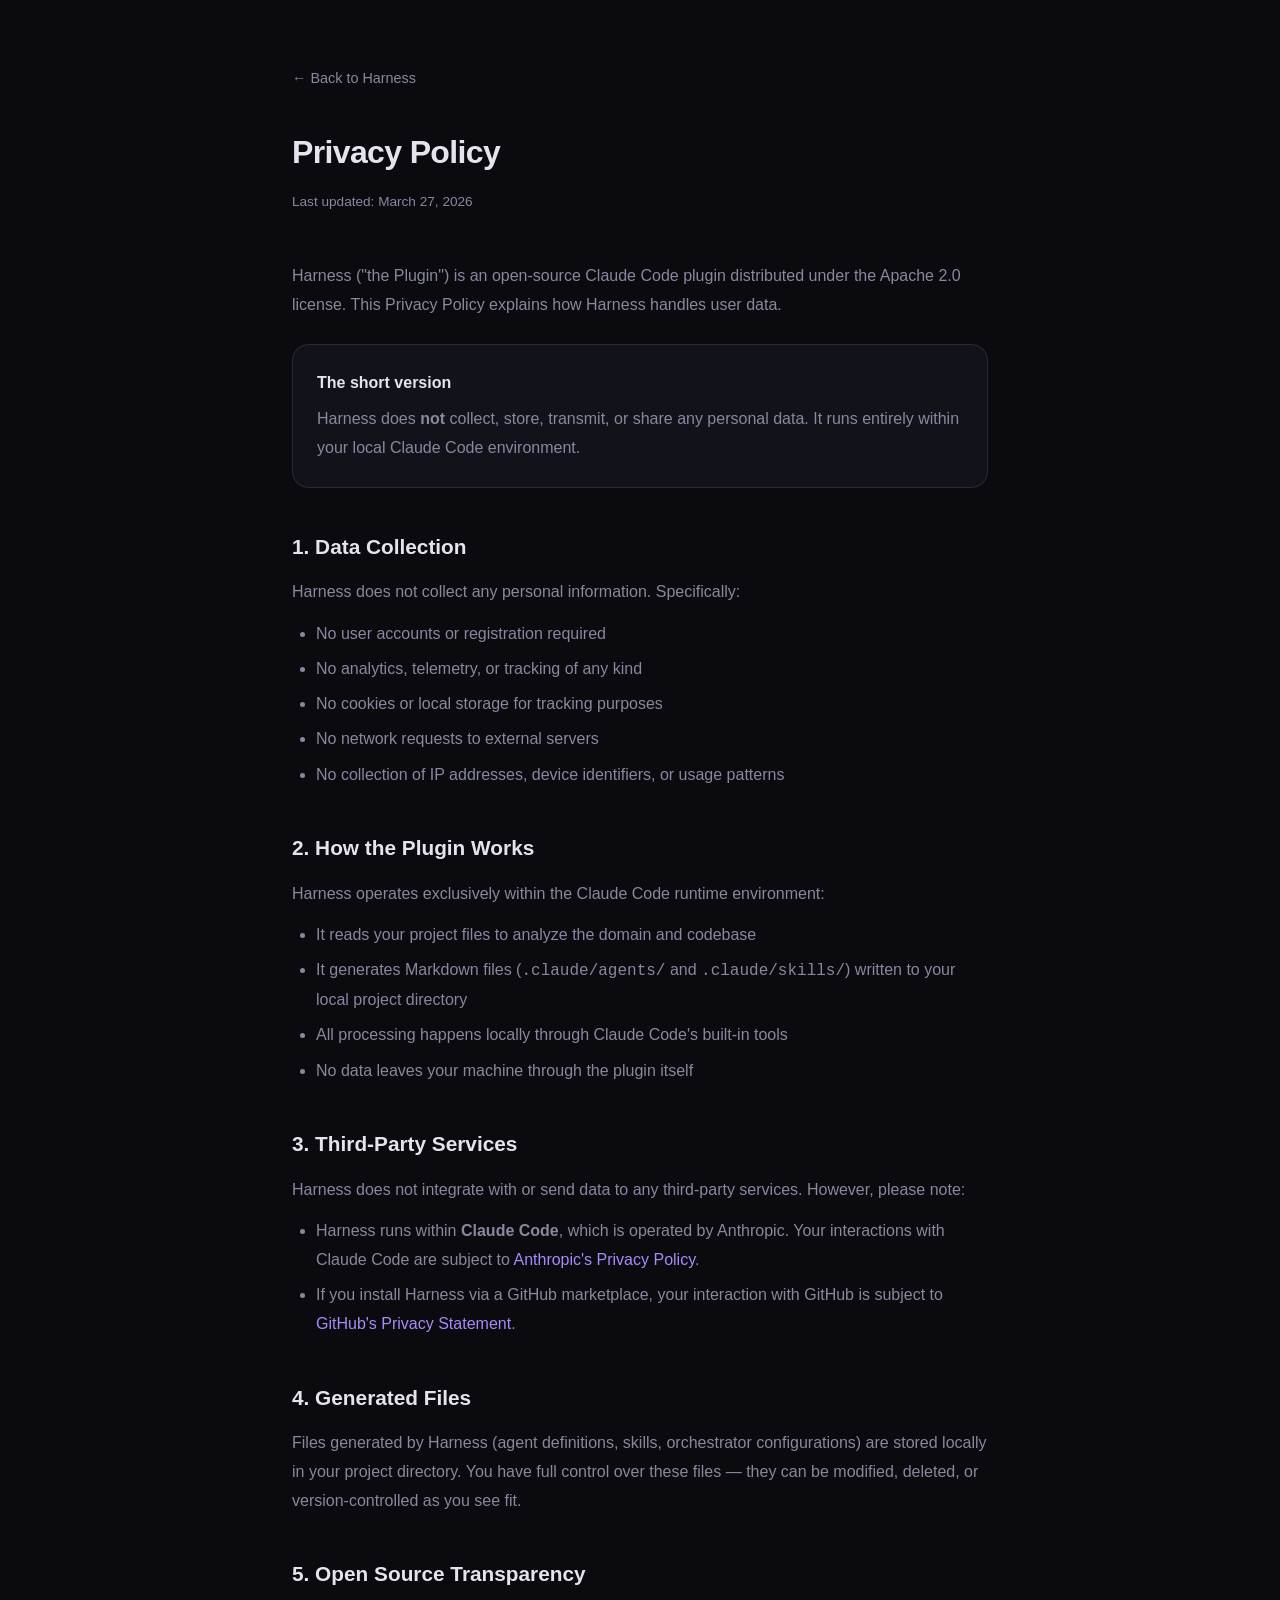
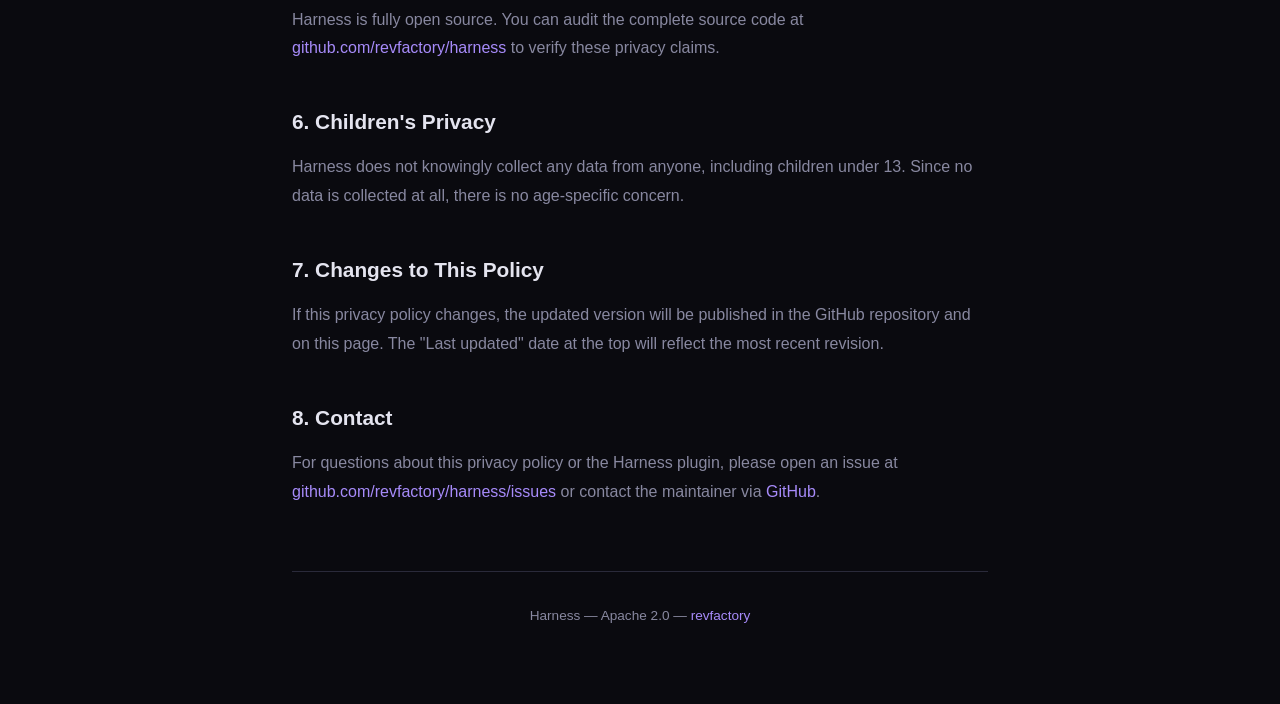
<file: harness/privacy.html>
<!DOCTYPE html>
<html lang="en">
<head>
<meta charset="UTF-8">
<meta name="viewport" content="width=device-width, initial-scale=1.0">
<title>Privacy Policy — Harness</title>
<style>
*,*::before,*::after{margin:0;padding:0;box-sizing:border-box}
:root{--bg:#0a0a0f;--surface:#12121a;--border:#2a2a3a;--text:#e4e4ef;--text-dim:#8888a0;--accent:#7c6bf0;--accent2:#a78bfa;--radius:16px}
html{font-size:16px}
body{font-family:'Inter',-apple-system,BlinkMacSystemFont,'Segoe UI',sans-serif;background:var(--bg);color:var(--text);line-height:1.8}
a{color:var(--accent2);text-decoration:none}
a:hover{color:#c4b5fd}
.container{max-width:760px;margin:0 auto;padding:4rem 2rem}
h1{font-size:2rem;font-weight:700;letter-spacing:-.02em;margin-bottom:.5rem}
h2{font-size:1.3rem;font-weight:700;margin-top:2.5rem;margin-bottom:.8rem}
p,li{color:var(--text-dim);margin-bottom:.8rem}
ul{padding-left:1.5rem}
li{margin-bottom:.4rem}
.meta{font-size:.85rem;color:var(--text-dim);margin-bottom:3rem}
.back{display:inline-flex;align-items:center;gap:.4rem;font-size:.9rem;margin-bottom:2rem;color:var(--text-dim)}
.back:hover{color:var(--accent2)}
.card{background:var(--surface);border:1px solid var(--border);border-radius:var(--radius);padding:1.5rem;margin:1.5rem 0}
.card h3{font-size:1rem;margin-bottom:.5rem;color:var(--text)}
footer{border-top:1px solid var(--border);margin-top:4rem;padding-top:2rem;text-align:center;font-size:.85rem;color:var(--text-dim)}
</style>
</head>
<body>
<div class="container">

<a href="index.html" class="back">&larr; Back to Harness</a>

<h1>Privacy Policy</h1>
<p class="meta">Last updated: March 27, 2026</p>

<p>Harness ("the Plugin") is an open-source Claude Code plugin distributed under the Apache 2.0 license. This Privacy Policy explains how Harness handles user data.</p>

<div class="card">
<h3>The short version</h3>
<p style="margin-bottom:0">Harness does <strong>not</strong> collect, store, transmit, or share any personal data. It runs entirely within your local Claude Code environment.</p>
</div>

<h2>1. Data Collection</h2>
<p>Harness does not collect any personal information. Specifically:</p>
<ul>
<li>No user accounts or registration required</li>
<li>No analytics, telemetry, or tracking of any kind</li>
<li>No cookies or local storage for tracking purposes</li>
<li>No network requests to external servers</li>
<li>No collection of IP addresses, device identifiers, or usage patterns</li>
</ul>

<h2>2. How the Plugin Works</h2>
<p>Harness operates exclusively within the Claude Code runtime environment:</p>
<ul>
<li>It reads your project files to analyze the domain and codebase</li>
<li>It generates Markdown files (<code>.claude/agents/</code> and <code>.claude/skills/</code>) written to your local project directory</li>
<li>All processing happens locally through Claude Code's built-in tools</li>
<li>No data leaves your machine through the plugin itself</li>
</ul>

<h2>3. Third-Party Services</h2>
<p>Harness does not integrate with or send data to any third-party services. However, please note:</p>
<ul>
<li>Harness runs within <strong>Claude Code</strong>, which is operated by Anthropic. Your interactions with Claude Code are subject to <a href="https://www.anthropic.com/privacy" target="_blank">Anthropic's Privacy Policy</a>.</li>
<li>If you install Harness via a GitHub marketplace, your interaction with GitHub is subject to <a href="https://docs.github.com/en/site-policy/privacy-policies/github-general-privacy-statement" target="_blank">GitHub's Privacy Statement</a>.</li>
</ul>

<h2>4. Generated Files</h2>
<p>Files generated by Harness (agent definitions, skills, orchestrator configurations) are stored locally in your project directory. You have full control over these files — they can be modified, deleted, or version-controlled as you see fit.</p>

<h2>5. Open Source Transparency</h2>
<p>Harness is fully open source. You can audit the complete source code at <a href="https://github.com/revfactory/harness" target="_blank">github.com/revfactory/harness</a> to verify these privacy claims.</p>

<h2>6. Children's Privacy</h2>
<p>Harness does not knowingly collect any data from anyone, including children under 13. Since no data is collected at all, there is no age-specific concern.</p>

<h2>7. Changes to This Policy</h2>
<p>If this privacy policy changes, the updated version will be published in the GitHub repository and on this page. The "Last updated" date at the top will reflect the most recent revision.</p>

<h2>8. Contact</h2>
<p>For questions about this privacy policy or the Harness plugin, please open an issue at <a href="https://github.com/revfactory/harness/issues" target="_blank">github.com/revfactory/harness/issues</a> or contact the maintainer via <a href="https://github.com/revfactory" target="_blank">GitHub</a>.</p>

<footer>
<p>Harness &mdash; Apache 2.0 &mdash; <a href="https://github.com/revfactory" target="_blank">revfactory</a></p>
</footer>

</div>
</body>
</html>
</file>
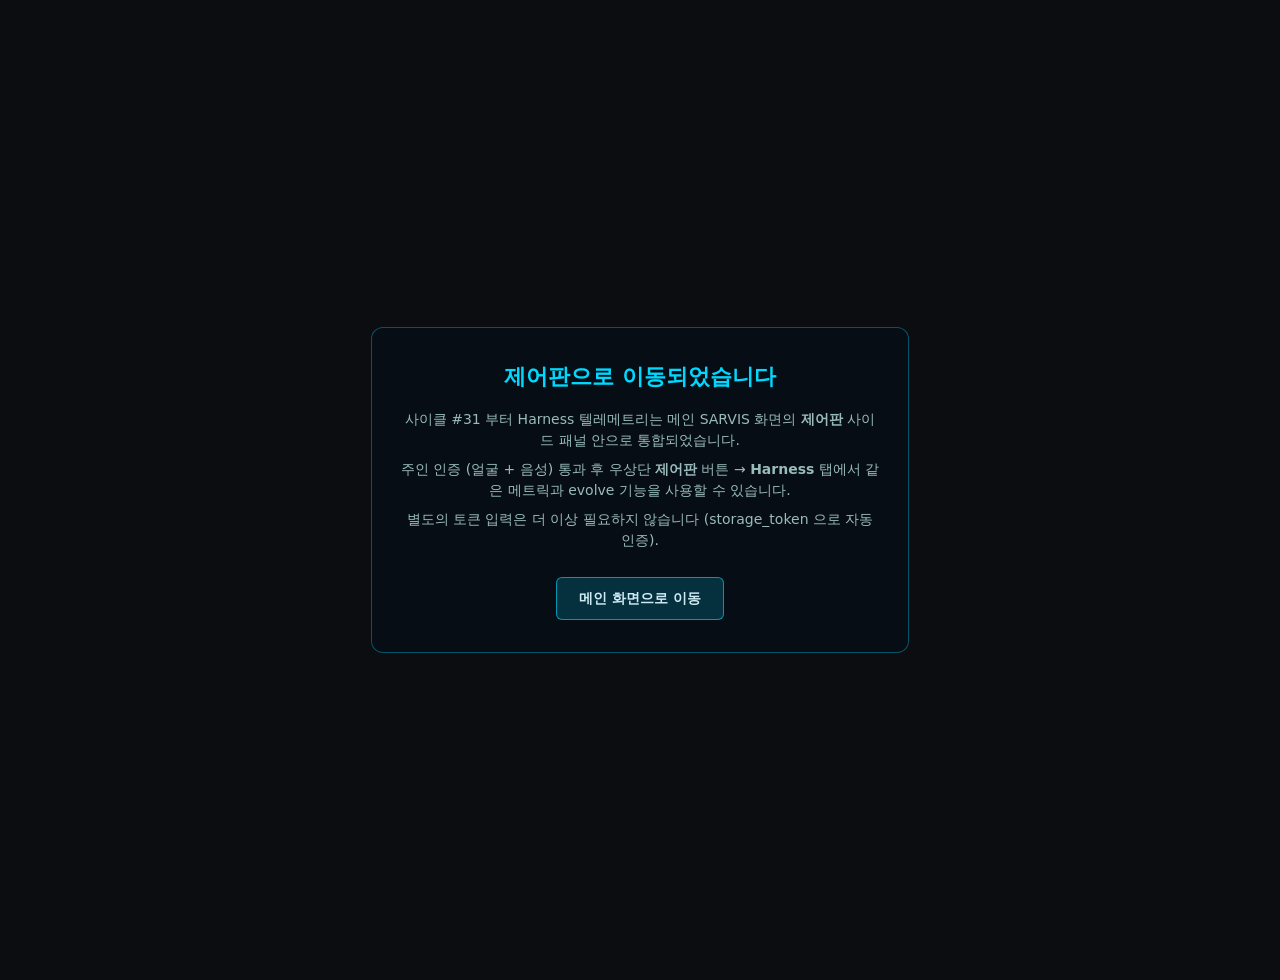
<file: web/harness/dashboard.html>
<!DOCTYPE html>
<html lang="ko">
<head>
<meta charset="utf-8">
<title>SARVIS Harness — 제어판으로 이동</title>
<meta name="viewport" content="width=device-width,initial-scale=1">
<style>
  body {
    margin: 0; padding: 40px 20px;
    background: #0b0d10; color: #cfe9f5;
    font: 14px/1.5 system-ui, -apple-system, "Segoe UI", "Malgun Gothic", sans-serif;
    min-height: 100vh;
    display: flex; align-items: center; justify-content: center;
  }
  .card {
    max-width: 480px;
    background: rgba(8, 14, 22, 0.92);
    border: 1px solid rgba(0, 217, 255, 0.35);
    border-radius: 12px;
    padding: 32px 28px;
    text-align: center;
  }
  h1 { color: #00d9ff; margin: 0 0 16px; font-size: 22px; }
  p { margin: 8px 0; color: #9bb; }
  a {
    display: inline-block; margin-top: 18px;
    padding: 10px 22px;
    background: rgba(0, 217, 255, 0.18);
    border: 1px solid rgba(0, 217, 255, 0.6);
    color: #cfe9f5;
    text-decoration: none;
    border-radius: 6px;
    font-weight: 600;
  }
  a:hover { background: rgba(0, 217, 255, 0.32); }
  .muted { font-size: 12px; color: #678; }
</style>
</head>
<body>
<div class="card">
  <h1>제어판으로 이동되었습니다</h1>
  <p>사이클 #31 부터 Harness 텔레메트리는 메인 SARVIS 화면의 <strong>제어판</strong> 사이드 패널 안으로 통합되었습니다.</p>
  <p>주인 인증 (얼굴 + 음성) 통과 후 우상단 <strong>제어판</strong> 버튼 → <strong>Harness</strong> 탭에서 같은 메트릭과 evolve 기능을 사용할 수 있습니다.</p>
  <p>별도의 토큰 입력은 더 이상 필요하지 않습니다 (storage_token 으로 자동 인증).</p>
  <a href="/">메인 화면으로 이동</a>
</div>
</body>
</html>
</file>
